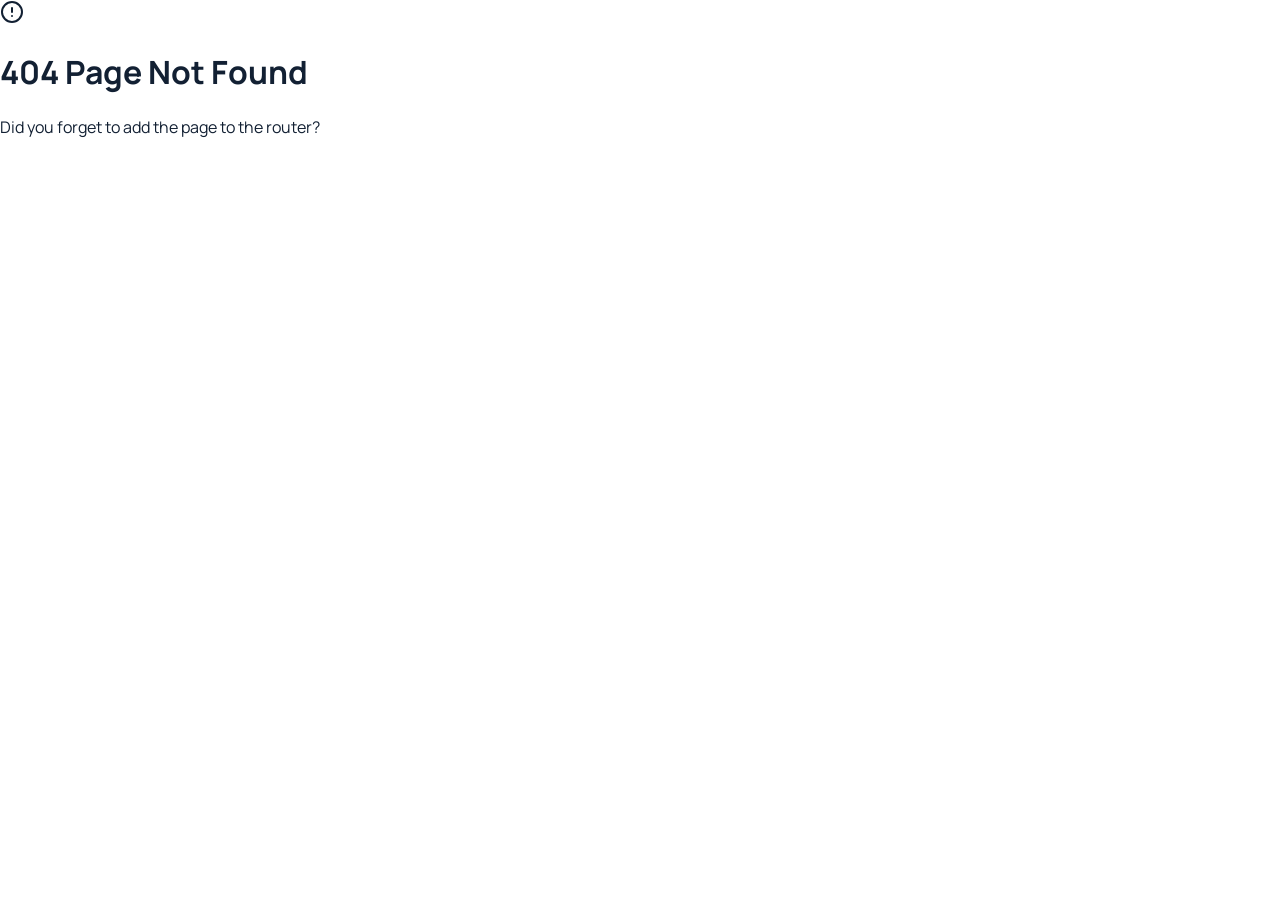
<file: index.html>
<!doctype html>
<html lang="en">
  <head>
    <meta charset="UTF-8" />
    <meta name="viewport" content="width=device-width, initial-scale=1.0" />
    <meta name="theme-color" content="#0b2240" />
    <title>MHRC | EMS Operational Readiness</title>
    <meta
      name="description"
      content="MHRC gives EMS leaders an accountable view of unit readiness: rig checks, deficiencies, fleet obligations, inventory signals, and the next action before the next call."
    />
    <meta
      name="keywords"
      content="EMS operational readiness, ambulance readiness, EMS rig check software, ambulance compliance documentation, EMS deficiency tracking, EMS fleet readiness, digital rig checks"
    />
    <meta property="og:title" content="MHRC — Know If Every Ambulance Is Ready. Right Now." />
    <meta
      property="og:description"
      content="An EMS operational-readiness platform that connects field checks, deficiency accountability, fleet obligations, inventory signals, and command visibility."
    />
    <meta property="og:type" content="website" />
    <meta property="og:image" content="/opengraph.jpg" />
    <meta name="twitter:card" content="summary_large_image" />
    <meta name="twitter:title" content="MHRC | EMS Operational Readiness" />
    <meta
      name="twitter:description"
      content="Know what is ready, what is not, and what needs action before the next call."
    />
    <link rel="canonical" href="https://mhrcems.com/" />
    <link rel="icon" type="image/png" href="/favicon.png" />
    <link rel="apple-touch-icon" href="/favicon.png" />
    <script type="module" crossorigin src="/assets/index-CuyJBnhV.js"></script>
    <link rel="stylesheet" crossorigin href="/assets/index-D9jMiQwG.css">
  </head>
  <body>
    <div id="root"></div>
  </body>
</html>
</file>
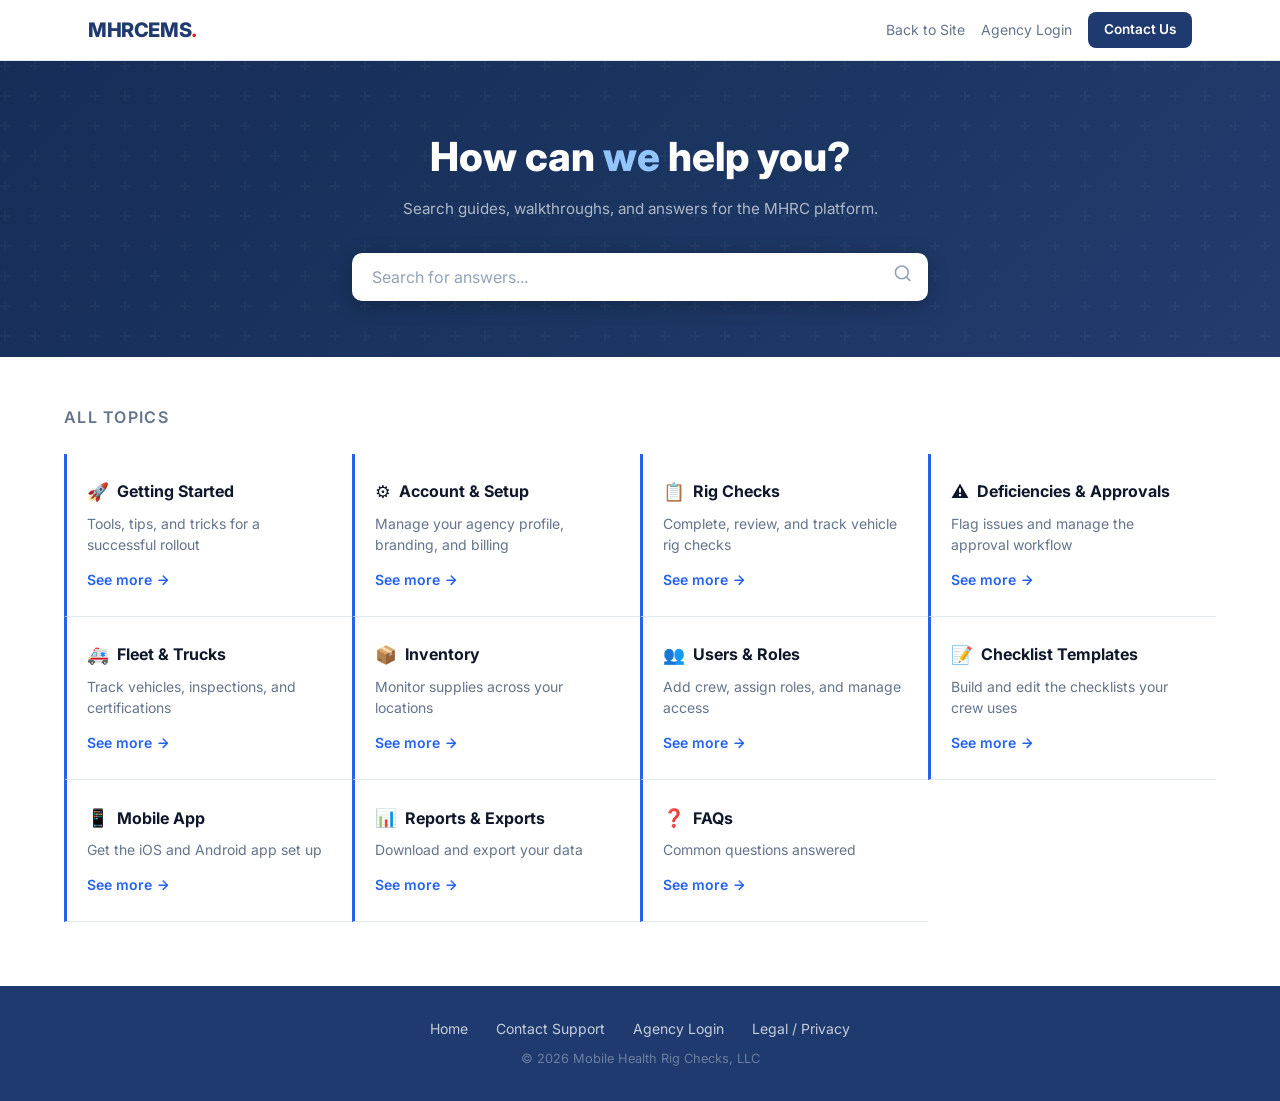
<file: help.html>
<!DOCTYPE html>
<html lang="en">
<head>
  <meta charset="UTF-8" />
  <meta name="viewport" content="width=device-width, initial-scale=1.0" />
  <title>MHRC Help Center — EMS Rig Check Platform</title>
  <meta name="description" content="Find answers, guides, and walkthroughs for the MHRC platform. Built for EMS agencies." />
  <link rel="preconnect" href="https://fonts.googleapis.com" />
  <link rel="preconnect" href="https://fonts.gstatic.com" crossorigin />
  <link href="https://fonts.googleapis.com/css2?family=Inter:wght@400;500;600;700;800&display=swap" rel="stylesheet" />
  <style>
    *, *::before, *::after { box-sizing: border-box; margin: 0; padding: 0; }
    :root {
      --navy:    #1e3a6e;
      --navy-dk: #162d58;
      --blue:    #2563eb;
      --blue-lt: #eff6ff;
      --red:     #dc2626;
      --green:   #16a34a;
      --green-lt:#f0fdf4;
      --white:   #ffffff;
      --gray-50: #f8fafc;
      --gray-100:#f1f5f9;
      --gray-200:#e2e8f0;
      --gray-300:#cbd5e1;
      --gray-400:#94a3b8;
      --gray-500:#64748b;
      --gray-700:#334155;
      --gray-900:#0f172a;
      --radius:  8px;
    }
    html { scroll-behavior: smooth; }
    body { font-family: 'Inter', system-ui, sans-serif; color: var(--gray-900); background: var(--white); line-height: 1.6; -webkit-font-smoothing: antialiased; }

    /* NAV */
    .topbar { background: var(--white); border-bottom: 1px solid var(--gray-200); }
    .topbar-inner { max-width: 72rem; margin: 0 auto; padding: 0 1.5rem; height: 3.75rem; display: flex; align-items: center; justify-content: space-between; }
    .brand { font-size: 1.25rem; font-weight: 800; color: var(--navy); text-decoration: none; letter-spacing: -.02em; }
    .brand span { color: var(--red); }
    .topbar-links { display: flex; align-items: center; gap: 1rem; }
    .topbar-links a { font-size: .875rem; color: var(--gray-500); text-decoration: none; transition: color .15s; }
    .topbar-links a:hover { color: var(--navy); }
    .btn-contact { background: var(--navy); color: white !important; padding: .45rem 1rem; border-radius: var(--radius); font-weight: 600; font-size: .85rem !important; }
    .btn-contact:hover { background: var(--navy-dk); opacity: 1; }

    /* HERO */
    .hero {
      background: linear-gradient(135deg, var(--navy-dk) 0%, #1a3560 50%, #243b6e 100%);
      padding: 4rem 1.5rem 3.5rem; text-align: center; position: relative; overflow: hidden;
    }
    .hero::before {
      content: ''; position: absolute; inset: 0;
      background: url("data:image/svg+xml,%3Csvg width='60' height='60' viewBox='0 0 60 60' xmlns='http://www.w3.org/2000/svg'%3E%3Cg fill='none' fill-rule='evenodd'%3E%3Cg fill='%23ffffff' fill-opacity='0.03'%3E%3Cpath d='M36 34v-4h-2v4h-4v2h4v4h2v-4h4v-2h-4zm0-30V0h-2v4h-4v2h4v4h2V6h4V4h-4zM6 34v-4H4v4H0v2h4v4h2v-4h4v-2H6zM6 4V0H4v4H0v2h4v4h2V6h4V4H6z'/%3E%3C/g%3E%3C/g%3E%3C/svg%3E");
    }
    .hero h1 { font-size: clamp(1.75rem, 4vw, 2.5rem); font-weight: 800; color: white; margin-bottom: .5rem; position: relative; }
    .hero h1 em { font-style: normal; color: #93c5fd; }
    .hero-sub { color: rgba(255,255,255,.65); margin-bottom: 2rem; font-size: .95rem; position: relative; }
    .search-wrap { max-width: 36rem; margin: 0 auto; position: relative; z-index: 1; }
    .search-input {
      width: 100%; padding: .85rem 3rem .85rem 1.25rem; border-radius: 10px;
      border: none; font-size: 1rem; font-family: inherit; outline: none;
      box-shadow: 0 4px 20px rgba(0,0,0,.25); color: var(--gray-900);
    }
    .search-input::placeholder { color: var(--gray-400); }
    .search-icon { position: absolute; right: 1rem; top: 50%; transform: translateY(-50%); color: var(--gray-400); pointer-events: none; }
    .search-icon svg { width: 1.2rem; height: 1.2rem; fill: none; stroke: currentColor; stroke-width: 2; stroke-linecap: round; stroke-linejoin: round; }

    /* BREADCRUMB */
    .breadcrumb { background: var(--gray-50); border-bottom: 1px solid var(--gray-200); padding: .75rem 1.5rem; font-size: .85rem; color: var(--gray-500); }
    .breadcrumb-inner { max-width: 72rem; margin: 0 auto; display: flex; align-items: center; gap: .4rem; flex-wrap: wrap; }
    .breadcrumb a { color: var(--blue); text-decoration: none; }
    .breadcrumb a:hover { text-decoration: underline; }
    .breadcrumb .sep { color: var(--gray-300); }

    /* HUB */
    .hub { padding: 3rem 1.5rem 4rem; }
    .hub-inner { max-width: 72rem; margin: 0 auto; }
    .hub-inner h2 { font-size: 1rem; font-weight: 600; color: var(--gray-500); text-transform: uppercase; letter-spacing: .08em; margin-bottom: 1.5rem; }
    .cat-grid { display: grid; grid-template-columns: repeat(auto-fill, minmax(280px, 1fr)); gap: 0; }
    .cat-card {
      border-left: 3px solid var(--blue); border-bottom: 1px solid var(--gray-200);
      padding: 1.5rem 1.5rem 1.5rem 1.25rem; cursor: pointer; transition: background .15s;
    }
    .cat-card:hover { background: var(--gray-50); }
    .cat-card-title { font-weight: 700; font-size: 1rem; color: var(--gray-900); margin-bottom: .4rem; display: flex; align-items: center; gap: .5rem; }
    .cat-card-icon { font-size: 1.1rem; }
    .cat-card-desc { font-size: .875rem; color: var(--gray-500); margin-bottom: .75rem; line-height: 1.5; }
    .cat-card-link { font-size: .875rem; font-weight: 600; color: var(--blue); display: inline-flex; align-items: center; gap: .25rem; }
    .cat-card-link svg { width: .9rem; height: .9rem; fill: none; stroke: currentColor; stroke-width: 2.5; stroke-linecap: round; stroke-linejoin: round; }

    /* LAYOUT: CATEGORY/ARTICLE */
    .layout { display: grid; grid-template-columns: 240px 1fr; max-width: 72rem; margin: 0 auto; padding: 2.5rem 1.5rem 4rem; gap: 2.5rem; }
    @media (max-width: 700px) { .layout { grid-template-columns: 1fr; } .sidebar { display: none; } }

    /* SIDEBAR */
    .sidebar { flex-shrink: 0; }
    .sidebar-title { font-size: .75rem; font-weight: 700; text-transform: uppercase; letter-spacing: .08em; color: var(--gray-400); margin-bottom: .75rem; padding: 0 .5rem; }
    .sidebar-item {
      display: flex; align-items: center; justify-content: space-between;
      padding: .55rem .75rem; border-radius: 6px; cursor: pointer;
      font-size: .9rem; color: var(--gray-700); transition: background .12s, color .12s;
    }
    .sidebar-item:hover { background: var(--gray-100); color: var(--navy); }
    .sidebar-item.active { background: var(--blue-lt); color: var(--blue); font-weight: 600; }
    .sidebar-item svg { width: .8rem; height: .8rem; fill: none; stroke: currentColor; stroke-width: 2.5; stroke-linecap: round; stroke-linejoin: round; opacity: .5; }

    /* CATEGORY VIEW */
    .cat-view h1 { font-size: 1.6rem; font-weight: 800; margin-bottom: .35rem; }
    .cat-view .cat-desc { color: var(--gray-500); font-size: .95rem; margin-bottom: 2rem; padding-bottom: 1.5rem; border-bottom: 1px solid var(--gray-200); }
    .article-list { list-style: none; }
    .article-list li { border-bottom: 1px solid var(--gray-100); }
    .article-list li a {
      display: flex; align-items: center; justify-content: space-between;
      padding: .9rem .25rem; text-decoration: none; color: var(--gray-800);
      font-size: .95rem; transition: color .12s;
    }
    .article-list li a:hover { color: var(--blue); }
    .article-list li a svg { width: .9rem; height: .9rem; fill: none; stroke: currentColor; stroke-width: 2.5; stroke-linecap: round; stroke-linejoin: round; flex-shrink: 0; color: var(--gray-300); }
    .article-list li a:hover svg { color: var(--blue); }

    /* ARTICLE VIEW */
    .article-view { max-width: 680px; }
    .article-view h1 { font-size: 1.5rem; font-weight: 800; margin-bottom: .5rem; line-height: 1.2; }
    .article-meta { font-size: .8rem; color: var(--gray-400); margin-bottom: 2rem; padding-bottom: 1.5rem; border-bottom: 1px solid var(--gray-200); }
    .article-body h2 { font-size: 1.1rem; font-weight: 700; margin: 1.75rem 0 .5rem; color: var(--gray-900); }
    .article-body h3 { font-size: .975rem; font-weight: 700; margin: 1.25rem 0 .4rem; color: var(--gray-800); }
    .article-body p { font-size: .95rem; color: var(--gray-600); margin-bottom: .85rem; line-height: 1.7; }
    .article-body ul, .article-body ol { padding-left: 1.5rem; margin-bottom: .85rem; }
    .article-body li { font-size: .95rem; color: var(--gray-600); margin-bottom: .3rem; line-height: 1.6; }
    .article-body .tip {
      background: var(--blue-lt); border-left: 3px solid var(--blue);
      border-radius: 0 6px 6px 0; padding: .75rem 1rem; margin: 1rem 0;
      font-size: .9rem; color: var(--gray-700);
    }
    .article-body .tip strong { color: var(--blue); }
    .article-body .warn { background: #fefce8; border-left: 3px solid #ca8a04; border-radius: 0 6px 6px 0; padding: .75rem 1rem; margin: 1rem 0; font-size: .9rem; color: var(--gray-700); }
    .article-body .warn strong { color: #92400e; }
    .article-body code { background: var(--gray-100); padding: .1rem .4rem; border-radius: 4px; font-family: monospace; font-size: .85rem; }
    .article-nav { display: flex; justify-content: space-between; margin-top: 3rem; padding-top: 1.5rem; border-top: 1px solid var(--gray-200); gap: 1rem; }
    .article-nav a { display: flex; align-items: center; gap: .4rem; font-size: .875rem; font-weight: 600; color: var(--blue); text-decoration: none; }
    .article-nav a:hover { text-decoration: underline; }
    .article-nav svg { width: .85rem; height: .85rem; fill: none; stroke: currentColor; stroke-width: 2.5; stroke-linecap: round; stroke-linejoin: round; }
    .article-nav .next { margin-left: auto; text-align: right; }

    /* SEARCH RESULTS */
    .search-results { padding: 2rem 1.5rem 4rem; max-width: 72rem; margin: 0 auto; }
    .search-results h2 { font-size: 1.1rem; font-weight: 700; margin-bottom: 1.5rem; }
    .search-result-item { border-bottom: 1px solid var(--gray-100); padding: 1rem 0; cursor: pointer; }
    .search-result-item h3 { font-size: .975rem; font-weight: 600; color: var(--blue); margin-bottom: .25rem; }
    .search-result-item p { font-size: .875rem; color: var(--gray-500); }
    .search-result-item:hover h3 { text-decoration: underline; }
    .no-results { color: var(--gray-500); font-size: .95rem; text-align: center; padding: 3rem 0; }

    /* FOOTER */
    .help-footer { background: var(--navy); color: rgba(255,255,255,.65); padding: 2rem 1.5rem; text-align: center; font-size: .875rem; }
    .help-footer a { color: rgba(255,255,255,.75); text-decoration: none; margin: 0 .75rem; }
    .help-footer a:hover { color: white; }
    .help-footer p { margin-top: .5rem; font-size: .8rem; color: rgba(255,255,255,.35); }

    .hidden { display: none !important; }
  </style>
</head>
<body>

<!-- TOP BAR -->
<header class="topbar">
  <div class="topbar-inner">
    <a href="/" class="brand">MHRCEMS<span>.</span></a>
    <div class="topbar-links">
      <a href="/">Back to Site</a>
      <a href="https://mobilehealthrc.com" target="_blank">Agency Login</a>
      <a href="mailto:onboarding@mhrcems.com" class="btn-contact">Contact Us</a>
    </div>
  </div>
</header>

<!-- HERO -->
<div class="hero">
  <h1>How can <em>we</em> help you?</h1>
  <p class="hero-sub">Search guides, walkthroughs, and answers for the MHRC platform.</p>
  <div class="search-wrap">
    <input type="text" class="search-input" id="search-input" placeholder="Search for answers..." oninput="handleSearch(this.value)" />
    <span class="search-icon">
      <svg viewBox="0 0 24 24"><circle cx="11" cy="11" r="8"/><line x1="21" y1="21" x2="16.65" y2="16.65"/></svg>
    </span>
  </div>
</div>

<!-- BREADCRUMB -->
<div class="breadcrumb" id="breadcrumb" style="display:none">
  <div class="breadcrumb-inner" id="breadcrumb-inner"></div>
</div>

<!-- MAIN CONTENT AREA -->
<div id="app"></div>

<!-- FOOTER -->
<footer class="help-footer">
  <div>
    <a href="index.html">Home</a>
    <a href="mailto:onboarding@mhrcems.com">Contact Support</a>
    <a href="https://mobilehealthrc.com" target="_blank">Agency Login</a>
    <a href="https://mobilehealthrc.com/legal" target="_blank">Legal / Privacy</a>
  </div>
  <p>© <span id="yr"></span> Mobile Health Rig Checks, LLC</p>
</footer>

<script>
document.getElementById('yr').textContent = new Date().getFullYear();

// ── DATA ────────────────────────────────────────────────────────
const CATEGORIES = [
  {
    id: 'getting-started',
    name: 'Getting Started',
    icon: '🚀',
    desc: 'Tools, tips, and tricks for a successful rollout',
    articles: [
      {
        id: 'what-is-mhrc',
        title: 'What is MHRC?',
        body: `
<p>MHRC (Mobile Health Rig Checks) is a cloud-based EMS rig check platform designed to replace paper binders with a fast, reliable digital system. Every rig check, deficiency, fleet record, and inventory count is stored securely in the cloud and accessible from any smartphone or web browser.</p>
<h2>Who uses MHRC?</h2>
<p>MHRC is built for three roles:</p>
<ul>
  <li><strong>EMTs</strong> — complete rig checks, flag deficiencies, and review their personal history</li>
  <li><strong>Chiefs</strong> — monitor the dashboard, approve deficiencies, manage the fleet, and track inventory</li>
  <li><strong>Admins</strong> — manage users, configure agency settings, and export compliance data</li>
</ul>
<h2>What platforms does MHRC run on?</h2>
<p>MHRC has two surfaces that share the same live data:</p>
<ul>
  <li><strong>Mobile App</strong> — native iOS and Android app for field crews. Available on the App Store and Google Play.</li>
  <li><strong>Web Portal</strong> — full operations dashboard at <a href="https://mobilehealthrc.com" target="_blank">mobilehealthrc.com</a>. Works in any browser — no installation required.</li>
</ul>
<div class="tip"><strong>Tip:</strong> Chiefs and admins most commonly use the web portal. EMTs typically prefer the mobile app for in-vehicle check completion.</div>
<h2>Why agencies switch to MHRC</h2>
<ul>
  <li>Nothing falls through the cracks — digital checklists guide every section</li>
  <li>Real-time deficiency alerts mean issues are caught immediately, not during the next audit</li>
  <li>Fleet registrations and certifications are tracked and flagged before they expire</li>
  <li>Every rig check creates an automatic audit trail for liability protection</li>
  <li>Onboarding takes less than one business day — no hardware, no IT department needed</li>
</ul>
        `
      },
      {
        id: 'onboarding-your-agency',
        title: 'Onboarding your agency',
        body: `
<p>Getting your agency live on MHRC takes less than one business day. Here's the typical sequence:</p>
<h2>Step 1 — Request access</h2>
<p>Fill out the demo request form at <a href="index.html">mhrcems.com</a> or email <a href="mailto:onboarding@mhrcems.com">onboarding@mhrcems.com</a>. Our team will provision your agency account and send an Admin invite link.</p>
<h2>Step 2 — Configure your agency</h2>
<p>Log in to the web portal and complete the agency profile: upload your logo, set your brand color, and review your checklist template. See <em>Account &amp; Setup → Setting up your agency profile</em> for details.</p>
<h2>Step 3 — Add your trucks</h2>
<p>Navigate to <strong>Fleet</strong> and add each unit. Include the unit number, type, year, and any upcoming inspection or registration due dates.</p>
<h2>Step 4 — Invite your crew</h2>
<p>Go to <strong>Users</strong> and add each crew member. Assign them a role (EMT, Chief, or Admin) and they'll receive an email invitation to set up their password.</p>
<h2>Step 5 — Go live</h2>
<p>Have your crew download the mobile app (or log in via browser) and complete their first rig check. The chief dashboard will update in real time.</p>
<div class="tip"><strong>Tip:</strong> Do a test rig check on your first shift before the whole crew onboards. This helps you spot any template customizations you want before going live agency-wide.</div>
        `
      },
      {
        id: 'inviting-users',
        title: 'Inviting your first users',
        body: `
<p>Adding users is done from the web portal by any Chief or Admin.</p>
<h2>How to add a user</h2>
<ol>
  <li>Log in at <a href="https://mobilehealthrc.com" target="_blank">mobilehealthrc.com</a></li>
  <li>Click <strong>Users</strong> in the left navigation</li>
  <li>Click <strong>Add User</strong></li>
  <li>Enter their name, email address, and select a role</li>
  <li>Click <strong>Send Invite</strong></li>
</ol>
<p>The user will receive an email with a link to set their password. The link expires after 24 hours — if it expires, you can resend it from the Users page.</p>
<h2>Roles explained</h2>
<ul>
  <li><strong>EMT</strong> — can complete rig checks, flag deficiencies, and view their own history</li>
  <li><strong>Chief</strong> — everything EMTs can do, plus dashboard, deficiency approvals, fleet, and inventory management</li>
  <li><strong>Admin</strong> — everything Chiefs can do, plus user management, agency branding, and billing</li>
</ul>
<div class="tip"><strong>Tip:</strong> Most agencies have 1–2 Admins and 2–4 Chiefs. The rest of the crew are EMTs.</div>
        `
      },
      {
        id: 'downloading-the-app',
        title: 'Downloading the mobile app',
        body: `
<p>The MHRC mobile app is available for both iOS and Android.</p>
<h2>iOS (iPhone / iPad)</h2>
<ol>
  <li>Open the <strong>App Store</strong></li>
  <li>Search for <strong>"MHRC Rig Check"</strong></li>
  <li>Tap <strong>Get</strong> to install</li>
</ol>
<h2>Android</h2>
<ol>
  <li>Open the <strong>Google Play Store</strong></li>
  <li>Search for <strong>"MHRC Rig Check"</strong></li>
  <li>Tap <strong>Install</strong></li>
</ol>
<h2>After installing</h2>
<p>Open the app and tap <strong>Log In</strong>. Enter the email address your Admin used to invite you, and the password you set when you accepted the invite. If you haven't received an invite yet, ask your Admin to send one.</p>
<div class="tip"><strong>Tip:</strong> After logging in, enable Face ID or Touch ID for faster access. You'll never have to type your password on-shift again.</div>
        `
      },
      {
        id: 'first-login',
        title: 'Logging in for the first time',
        body: `
<p>Whether you're using the mobile app or the web portal, the login process is the same.</p>
<h2>Web portal</h2>
<ol>
  <li>Go to <a href="https://mobilehealthrc.com" target="_blank">mobilehealthrc.com</a></li>
  <li>Enter your email and password</li>
  <li>Click <strong>Log In</strong></li>
</ol>
<h2>Mobile app</h2>
<ol>
  <li>Open the MHRC app</li>
  <li>Enter your email and password</li>
  <li>Tap <strong>Log In</strong></li>
  <li>When prompted, enable Face ID or Touch ID for future logins</li>
</ol>
<h2>Forgot your password?</h2>
<p>Click <strong>Forgot Password</strong> on the login screen. Enter your email and we'll send a reset link. The link is valid for 1 hour.</p>
<div class="warn"><strong>Note:</strong> If you don't receive the reset email, check your spam folder. If you still don't see it, contact your agency Admin — they can trigger a resend from the Users page.</div>
        `
      }
    ]
  },
  {
    id: 'account-setup',
    name: 'Account & Setup',
    icon: '⚙️',
    desc: 'Manage your agency profile, branding, and billing',
    articles: [
      {
        id: 'agency-profile',
        title: 'Setting up your agency profile',
        body: `
<p>Your agency profile controls how MHRC appears across the platform — name, logo, and brand color. Only Admins can edit the agency profile.</p>
<h2>How to access Agency Settings</h2>
<ol>
  <li>Log in at <a href="https://mobilehealthrc.com" target="_blank">mobilehealthrc.com</a></li>
  <li>Click your name or the settings gear in the left navigation</li>
  <li>Select <strong>Agency Settings</strong></li>
</ol>
<h2>Fields you can configure</h2>
<ul>
  <li><strong>Agency Name</strong> — displayed across the platform and in email notifications</li>
  <li><strong>Agency Slug</strong> — a short URL identifier for your agency (set at onboarding, contact support to change)</li>
  <li><strong>Logo</strong> — JPG or PNG, recommended 200×200px minimum</li>
  <li><strong>Brand Color</strong> — hex color used for your dashboard accent</li>
</ul>
<div class="tip"><strong>Tip:</strong> Your brand color appears in the top nav bar on the web portal. Use your department's primary color to make the platform feel familiar to your crew.</div>
        `
      },
      {
        id: 'logo-branding',
        title: 'Adding your logo and brand color',
        body: `
<p>Custom branding is available on the Pro and Enterprise plans. Free plan agencies use the default MHRC branding.</p>
<h2>Adding your logo</h2>
<ol>
  <li>Go to <strong>Agency Settings</strong></li>
  <li>Click <strong>Upload Logo</strong></li>
  <li>Select a JPG or PNG file (max 5 MB)</li>
  <li>Click <strong>Save</strong></li>
</ol>
<p>Your logo will appear in the top navigation bar across the web portal for all users in your agency.</p>
<h2>Setting your brand color</h2>
<ol>
  <li>In <strong>Agency Settings</strong>, find the <strong>Brand Color</strong> field</li>
  <li>Enter a hex color code (e.g., <code>#1e3a6e</code>) or use the color picker</li>
  <li>Click <strong>Save</strong></li>
</ol>
<div class="warn"><strong>Note:</strong> Branding is a Pro and Enterprise feature. If you're on the Free plan, upgrade in the Billing section to unlock custom branding.</div>
        `
      },
      {
        id: 'subscription-plan',
        title: 'Managing your subscription plan',
        body: `
<p>MHRC offers three plans to match the size and needs of your agency.</p>
<h2>Plan comparison</h2>
<ul>
  <li><strong>Free</strong> — unlimited rig checks, mobile + web access, up to 3 trucks</li>
  <li><strong>Pro</strong> — everything in Free, plus unlimited trucks, inventory management, CSV exports, and custom branding</li>
  <li><strong>Enterprise</strong> — everything in Pro, plus priority support and multi-agency management</li>
</ul>
<h2>Viewing your current plan</h2>
<ol>
  <li>Go to <strong>Agency Settings → Billing</strong></li>
  <li>Your current plan and renewal date are shown at the top</li>
</ol>
<h2>Upgrading or changing your plan</h2>
<p>Click <strong>Upgrade Plan</strong> in the Billing section. You'll be redirected to a secure Stripe checkout page. After payment, your plan upgrades immediately.</p>
<h2>Cancelling your plan</h2>
<p>Click <strong>Manage Subscription</strong> in the Billing section. This opens the Stripe customer portal where you can cancel or modify your subscription. Your access continues until the end of the current billing period.</p>
        `
      },
      {
        id: 'contacting-support',
        title: 'How to contact support',
        body: `
<p>Our team is available to help with setup, billing questions, and any technical issues.</p>
<h2>Email support</h2>
<p>Email us at <a href="mailto:onboarding@mhrcems.com">onboarding@mhrcems.com</a>. We respond within one business day (typically much faster).</p>
<h2>Demo or onboarding call</h2>
<p>If you're evaluating MHRC or have a complex setup, request a demo through the <a href="index.html#demo">demo form</a> and our team will schedule a call to walk through your agency's specific needs.</p>
<h2>Emergency support (Enterprise)</h2>
<p>Enterprise customers receive priority support with a faster response SLA. Contact us through the same email and reference your agency name.</p>
        `
      }
    ]
  },
  {
    id: 'rig-checks',
    name: 'Rig Checks',
    icon: '📋',
    desc: 'Complete, review, and track vehicle rig checks',
    articles: [
      {
        id: 'how-rig-checks-work',
        title: 'How rig checks work',
        body: `
<p>A rig check is a structured inspection of a vehicle and its equipment before a shift. In MHRC, rig checks are based on a template your agency sets up — sections and items that every crew member works through in order.</p>
<h2>The rig check flow</h2>
<ol>
  <li>The EMT selects a truck and starts a rig check</li>
  <li>They work through each section (e.g., Airway, Cardiac, Vehicle Exterior)</li>
  <li>Each item is marked as <strong>OK</strong>, or flagged as a <strong>Deficiency</strong></li>
  <li>The EMT submits the check when complete</li>
  <li>The check appears on the Chief's dashboard with a timestamp and status</li>
</ol>
<h2>What gets recorded</h2>
<ul>
  <li>Which EMT completed the check and when</li>
  <li>Which truck was checked</li>
  <li>All items marked OK</li>
  <li>Any deficiencies, with notes</li>
  <li>Total completion time</li>
</ul>
<div class="tip"><strong>Tip:</strong> All rig checks are permanent records. Chiefs and Admins can review any historical check at any time — even after the shift ends.</div>
        `
      },
      {
        id: 'completing-a-rig-check',
        title: 'Completing a rig check (EMT guide)',
        body: `
<p>This guide walks through completing a rig check on the mobile app. The web portal process is identical.</p>
<h2>Starting a check</h2>
<ol>
  <li>Open the MHRC app and log in</li>
  <li>Tap <strong>Start Rig Check</strong> on the home screen</li>
  <li>Select your truck from the list</li>
  <li>Tap <strong>Begin Check</strong></li>
</ol>
<h2>Working through sections</h2>
<p>Each section contains a list of items. For each item:</p>
<ul>
  <li>Tap the <strong>checkmark</strong> if everything is OK</li>
  <li>Tap <strong>Flag Deficiency</strong> if there's an issue — add a note describing what's wrong</li>
</ul>
<p>Swipe or tap <strong>Next Section</strong> when all items in a section are addressed.</p>
<h2>Submitting the check</h2>
<p>When you reach the final section, tap <strong>Submit Rig Check</strong>. You'll see a confirmation screen with a summary. The check is immediately visible on the chief's dashboard.</p>
<div class="tip"><strong>Tip:</strong> You can flag a deficiency and still submit the check. The deficiency will be routed to your Chief for review and resolution.</div>
        `
      },
      {
        id: 'saving-progress',
        title: 'Saving progress mid-shift',
        body: `
<p>MHRC automatically saves your progress as you go. You never lose your work if you get interrupted mid-check.</p>
<h2>How auto-save works</h2>
<p>Every item you mark is saved immediately to the server. If you close the app, lose signal, or switch tasks, your progress is preserved.</p>
<h2>Resuming a check</h2>
<ol>
  <li>Open the app and tap <strong>Start Rig Check</strong></li>
  <li>If you have an in-progress check, you'll see a banner: <strong>"Resume your check for [Truck]"</strong></li>
  <li>Tap <strong>Resume</strong> to continue where you left off</li>
</ol>
<div class="warn"><strong>Note:</strong> Only one in-progress check per user per truck at a time. If you start a new check for the same truck, your previous progress will be discarded.</div>
        `
      },
      {
        id: 'rig-check-history',
        title: 'Viewing your rig check history',
        body: `
<p>Every completed rig check is stored permanently and can be reviewed at any time.</p>
<h2>For EMTs — your personal history</h2>
<ol>
  <li>In the app or web portal, tap <strong>My History</strong></li>
  <li>You'll see all rig checks you've completed, sorted newest first</li>
  <li>Tap any check to see the full detail — every section, every item, and any deficiencies you flagged</li>
</ol>
<h2>For Chiefs — full agency history</h2>
<ol>
  <li>Open the <strong>Dashboard</strong> in the web portal</li>
  <li>Click <strong>Rig Checks</strong> in the left navigation</li>
  <li>Filter by date, truck, or crew member</li>
  <li>Click any check to view the complete record</li>
</ol>
<h2>Exporting history</h2>
<p>Chiefs and Admins on the Pro or Enterprise plan can export rig check history as a CSV. See <em>Reports &amp; Exports</em> for details.</p>
        `
      }
    ]
  },
  {
    id: 'deficiencies',
    name: 'Deficiencies & Approvals',
    icon: '⚠️',
    desc: 'Flag issues and manage the approval workflow',
    articles: [
      {
        id: 'what-is-a-deficiency',
        title: 'What is a deficiency?',
        body: `
<p>A deficiency is any item on a rig check that isn't in acceptable condition. When an EMT flags a deficiency, it kicks off a resolution workflow so the issue is tracked from discovery to fix.</p>
<h2>Examples of deficiencies</h2>
<ul>
  <li>Missing medication or supply</li>
  <li>Equipment that's damaged, expired, or not functioning</li>
  <li>Vehicle issue (warning light, low fluid, damaged exterior)</li>
  <li>Any item that would fail a compliance inspection</li>
</ul>
<h2>Why deficiencies matter</h2>
<p>In a paper-based system, deficiencies often get missed, forgotten, or undocumented. MHRC's deficiency workflow ensures every flagged issue reaches the right person and gets resolved — with a complete audit trail for liability protection.</p>
        `
      },
      {
        id: 'how-to-flag-deficiency',
        title: 'How to flag a deficiency',
        body: `
<p>Deficiencies are flagged during a rig check, item by item.</p>
<h2>During a rig check</h2>
<ol>
  <li>When you reach an item with an issue, tap <strong>Flag Deficiency</strong> instead of the checkmark</li>
  <li>Add a note describing the issue (e.g., "Laryngoscope blade cracked, needs replacement")</li>
  <li>Tap <strong>Save &amp; Continue</strong></li>
</ol>
<p>You can flag multiple deficiencies in a single rig check. Continue through the remaining sections and submit when done.</p>
<h2>After submission</h2>
<p>The Chief receives an immediate push notification and email alert. The deficiency appears in their dashboard under <strong>Pending Deficiencies</strong>.</p>
<div class="tip"><strong>Tip:</strong> Be as specific as possible in your deficiency notes. "Broken" is less useful than "O2 regulator gauge reads 0 — tank may be empty or valve stuck."</div>
        `
      },
      {
        id: 'approving-deficiencies',
        title: 'How chiefs review and approve deficiencies',
        body: `
<p>Chiefs and Admins manage deficiencies from the web portal or mobile app.</p>
<h2>Viewing pending deficiencies</h2>
<ol>
  <li>Open the <strong>Dashboard</strong></li>
  <li>Click <strong>Deficiencies</strong> in the left navigation</li>
  <li>You'll see all open deficiencies with the truck, item, EMT who flagged it, and their note</li>
</ol>
<h2>Approving / resolving a deficiency</h2>
<ol>
  <li>Click the deficiency to open it</li>
  <li>Review the details and the EMT's note</li>
  <li>Add a resolution note (e.g., "Replaced laryngoscope blade — stock from Station 2 supply room")</li>
  <li>Click <strong>Mark Resolved</strong></li>
</ol>
<p>The EMT who flagged the deficiency receives a notification that it has been resolved.</p>
<h2>Rejecting a deficiency</h2>
<p>If a deficiency was flagged in error, click <strong>Reject</strong> and add a note explaining why. The EMT will be notified.</p>
        `
      },
      {
        id: 'deficiency-notifications',
        title: 'Deficiency notifications and alerts',
        body: `
<p>MHRC sends notifications at every stage of the deficiency workflow so nothing is missed.</p>
<h2>Who gets notified and when</h2>
<ul>
  <li><strong>Chiefs</strong> — immediately when any crew member flags a deficiency. Push notification (mobile) and email.</li>
  <li><strong>EMT</strong> — when their deficiency is resolved or rejected by a Chief. Push notification and email.</li>
</ul>
<h2>Notification settings</h2>
<p>Users can manage their notification preferences in their profile settings. Email notifications cannot be disabled for deficiency alerts — this is by design to ensure compliance.</p>
<div class="tip"><strong>Tip:</strong> Chiefs can also see a real-time count of open deficiencies in the dashboard header at all times, even without enabling push notifications.</div>
        `
      }
    ]
  },
  {
    id: 'fleet',
    name: 'Fleet & Trucks',
    icon: '🚑',
    desc: 'Track vehicles, inspections, and certifications',
    articles: [
      {
        id: 'adding-a-truck',
        title: 'Adding a truck to your fleet',
        body: `
<p>Trucks (units) must be added before crew can run rig checks against them. Only Chiefs and Admins can add trucks.</p>
<h2>How to add a truck</h2>
<ol>
  <li>Log in to the web portal and click <strong>Fleet</strong> in the left navigation</li>
  <li>Click <strong>Add Truck</strong></li>
  <li>Fill in the unit details:
    <ul>
      <li><strong>Unit Number</strong> — e.g., "Medic 7" or "Unit 301"</li>
      <li><strong>Vehicle Type</strong> — ALS, BLS, fly car, etc.</li>
      <li><strong>Year / Make / Model</strong></li>
      <li><strong>VIN</strong> (optional)</li>
    </ul>
  </li>
  <li>Add due dates for registration, inspection, and insurance</li>
  <li>Click <strong>Save</strong></li>
</ol>
<div class="warn"><strong>Free plan note:</strong> The Free plan supports up to 3 active trucks. If you need more, upgrade to the Pro plan in Agency Settings → Billing.</div>
        `
      },
      {
        id: 'fleet-due-dates',
        title: 'Tracking inspection and registration due dates',
        body: `
<p>MHRC tracks due dates for each truck and sends alerts before they expire.</p>
<h2>What MHRC tracks</h2>
<ul>
  <li>Annual vehicle inspection</li>
  <li>Registration renewal</li>
  <li>Insurance expiration</li>
  <li>Custom due dates (for any other recurring requirement)</li>
</ul>
<h2>Setting up due dates</h2>
<p>Due dates can be set when adding a truck, or edited at any time from the truck's detail page. Click a truck in the Fleet list, then click <strong>Edit</strong>.</p>
<h2>When alerts fire</h2>
<p>Chiefs receive a dashboard alert and email notification <strong>30 days</strong> before any due date, and again at <strong>7 days</strong> and on the <strong>due date</strong> itself.</p>
<div class="tip"><strong>Tip:</strong> After renewing registration or passing inspection, update the due date in MHRC immediately so your records stay current.</div>
        `
      },
      {
        id: 'fleet-dashboard',
        title: 'Fleet dashboard overview',
        body: `
<p>The Fleet page gives chiefs a single-screen view of every vehicle in the agency.</p>
<h2>What you can see</h2>
<ul>
  <li>All active trucks with unit number, type, and status</li>
  <li>Last rig check date for each truck</li>
  <li>Upcoming due dates flagged in red (overdue) or amber (within 30 days)</li>
  <li>Any open deficiencies linked to the truck</li>
</ul>
<h2>Truck detail page</h2>
<p>Click any truck to see its full record: all rig checks ever run on it, every deficiency (resolved and open), and the full maintenance/certification history.</p>
        `
      }
    ]
  },
  {
    id: 'inventory',
    name: 'Inventory',
    icon: '📦',
    desc: 'Monitor supplies across your locations',
    articles: [
      {
        id: 'inventory-locations',
        title: 'Setting up inventory locations',
        body: `
<p>Inventory in MHRC is organized by location. A location can be a vehicle, a station supply room, or any storage area your agency uses.</p>
<h2>Adding a location</h2>
<ol>
  <li>Click <strong>Inventory</strong> in the left navigation</li>
  <li>Click <strong>Manage Locations</strong></li>
  <li>Click <strong>Add Location</strong></li>
  <li>Give it a name (e.g., "Medic 7", "Station 1 Supply", "Controlled Substance Cabinet")</li>
  <li>Click <strong>Save</strong></li>
</ol>
<p>Pro plan agencies can have up to 5 locations. Enterprise supports unlimited locations.</p>
<h2>Adding items to a location</h2>
<ol>
  <li>Open a location</li>
  <li>Click <strong>Add Item</strong></li>
  <li>Enter the item name, quantity, unit (e.g., "boxes", "mg", "each"), and set a minimum stock alert threshold</li>
  <li>Click <strong>Save</strong></li>
</ol>
        `
      },
      {
        id: 'monitoring-stock',
        title: 'Monitoring stock levels',
        body: `
<p>The Inventory dashboard shows a real-time snapshot of every location's stock.</p>
<h2>Stock status indicators</h2>
<ul>
  <li><strong>Green</strong> — stock is above the minimum threshold</li>
  <li><strong>Amber</strong> — stock is at or near the minimum threshold</li>
  <li><strong>Red</strong> — stock is below the minimum threshold</li>
</ul>
<h2>Updating quantities</h2>
<ol>
  <li>Open a location</li>
  <li>Find the item and click <strong>Edit</strong></li>
  <li>Update the quantity and click <strong>Save</strong></li>
</ol>
<p>Any Chief or Admin can update inventory counts at any time from the web portal or mobile app.</p>
        `
      },
      {
        id: 'inventory-transfers',
        title: 'Transferring inventory between locations',
        body: `
<p>When supplies move between vehicles or storage areas, record the transfer in MHRC to keep counts accurate.</p>
<h2>How to transfer inventory</h2>
<ol>
  <li>Go to <strong>Inventory</strong> and open the source location</li>
  <li>Click <strong>Transfer</strong> next to the item</li>
  <li>Select the destination location</li>
  <li>Enter the quantity to transfer</li>
  <li>Click <strong>Confirm Transfer</strong></li>
</ol>
<p>The quantity is deducted from the source and added to the destination automatically. The transfer is logged with a timestamp and the user who performed it.</p>
        `
      },
      {
        id: 'low-stock-alerts',
        title: 'Low-stock alerts',
        body: `
<p>MHRC monitors stock levels continuously and alerts Chiefs when anything drops below its minimum threshold.</p>
<h2>Setting a minimum threshold</h2>
<p>When adding or editing an item, set the <strong>Minimum Stock</strong> field. When the current quantity falls to or below this number, an alert fires.</p>
<h2>How alerts are delivered</h2>
<ul>
  <li><strong>Dashboard badge</strong> — a count of low-stock items appears on the Inventory icon in the left nav</li>
  <li><strong>Email notification</strong> — Chiefs receive an email listing all items currently below threshold (sent once per day if any items are low)</li>
</ul>
<div class="tip"><strong>Tip:</strong> Set minimum thresholds that give you enough lead time to reorder. For critical supplies, set the threshold at 2–3 shifts worth of usage.</div>
        `
      }
    ]
  },
  {
    id: 'users-roles',
    name: 'Users & Roles',
    icon: '👥',
    desc: 'Add crew, assign roles, and manage access',
    articles: [
      {
        id: 'roles-explained',
        title: 'User roles explained',
        body: `
<p>Every user in MHRC has one of three roles. Roles control what a user can see and do across the platform.</p>
<h2>EMT</h2>
<ul>
  <li>Complete rig checks</li>
  <li>Flag deficiencies during checks</li>
  <li>View their own rig check history</li>
  <li>Update their profile and notification preferences</li>
</ul>
<h2>Chief</h2>
<p>Everything an EMT can do, plus:</p>
<ul>
  <li>View the full agency dashboard</li>
  <li>Review and approve/reject deficiencies</li>
  <li>Manage the fleet (add, edit, view trucks)</li>
  <li>Manage inventory across all locations</li>
  <li>View all crew members' rig check history</li>
  <li>Edit checklist templates</li>
</ul>
<h2>Admin</h2>
<p>Everything a Chief can do, plus:</p>
<ul>
  <li>Add, edit, and deactivate users</li>
  <li>Manage agency profile and branding</li>
  <li>Manage billing and subscription</li>
  <li>Export data (CSV)</li>
</ul>
<div class="tip"><strong>Tip:</strong> Most agencies have 1–2 Admins and a handful of Chiefs. There's no limit on the number of users at any role level.</div>
        `
      },
      {
        id: 'adding-users',
        title: 'Adding a new user',
        body: `
<p>Only Chiefs and Admins can add users.</p>
<h2>How to add a user</h2>
<ol>
  <li>Click <strong>Users</strong> in the left navigation</li>
  <li>Click <strong>Add User</strong></li>
  <li>Enter the user's <strong>First Name</strong>, <strong>Last Name</strong>, and <strong>Email</strong></li>
  <li>Select their <strong>Role</strong> (EMT, Chief, or Admin)</li>
  <li>Click <strong>Send Invite</strong></li>
</ol>
<p>The user receives an email with a link to set their password. The link is valid for 24 hours. If it expires, resend the invite from the Users page.</p>
        `
      },
      {
        id: 'editing-deactivating-users',
        title: 'Editing or deactivating a user',
        body: `
<h2>Editing a user</h2>
<ol>
  <li>Click <strong>Users</strong> and find the user</li>
  <li>Click their name to open their profile</li>
  <li>Click <strong>Edit</strong></li>
  <li>Update their name, email, or role</li>
  <li>Click <strong>Save</strong></li>
</ol>
<h2>Deactivating a user</h2>
<p>When a crew member leaves, deactivate their account rather than deleting it. This preserves their historical rig check records.</p>
<ol>
  <li>Open the user's profile</li>
  <li>Click <strong>Deactivate Account</strong></li>
  <li>Confirm when prompted</li>
</ol>
<p>Deactivated users can no longer log in. Their completed rig checks remain in the system for audit purposes.</p>
<div class="warn"><strong>Note:</strong> Deactivation is reversible. You can reactivate a user from the Users page by filtering for "Inactive" users.</div>
        `
      },
      {
        id: 'password-reset',
        title: "Resetting a user's password",
        body: `
<h2>User-initiated reset</h2>
<p>Users can reset their own password from the login screen at any time by clicking <strong>Forgot Password</strong>.</p>
<h2>Admin-initiated reset</h2>
<p>If a user is locked out and can't access their email, an Admin can trigger a password reset from the Users page:</p>
<ol>
  <li>Click <strong>Users</strong> and find the user</li>
  <li>Click their name, then click <strong>Send Password Reset</strong></li>
  <li>The user will receive an email with a reset link (valid for 1 hour)</li>
</ol>
<div class="tip"><strong>Tip:</strong> If the user isn't receiving emails, verify their email address in their profile. Emails may also be filtered to spam — have them check there first.</div>
        `
      }
    ]
  },
  {
    id: 'templates',
    name: 'Checklist Templates',
    icon: '📝',
    desc: 'Build and edit the checklists your crew uses',
    articles: [
      {
        id: 'what-are-templates',
        title: 'What are checklist templates?',
        body: `
<p>A checklist template defines the sections and items every EMT works through during a rig check. Your agency has one template, and it applies to all trucks.</p>
<h2>Default template</h2>
<p>When your agency is first provisioned, MHRC sets up a default template based on common EMS rig check standards. You can edit it at any time.</p>
<h2>Template structure</h2>
<ul>
  <li><strong>Sections</strong> — top-level groupings (e.g., "Airway", "Cardiac", "Vehicle Exterior")</li>
  <li><strong>Items</strong> — individual checkable items within each section (e.g., "BVM – Adult", "AED pads – unexpired")</li>
</ul>
<p>Sections can be reordered, renamed, or removed. Items can be added, edited, or removed within any section.</p>
        `
      },
      {
        id: 'editing-templates',
        title: 'Editing your checklist',
        body: `
<p>Only Chiefs and Admins can edit the checklist template.</p>
<h2>How to access the template editor</h2>
<ol>
  <li>Click <strong>Templates</strong> in the left navigation</li>
  <li>Your current template opens in the editor</li>
</ol>
<h2>Adding a section</h2>
<ol>
  <li>Click <strong>Add Section</strong> at the bottom of the section list</li>
  <li>Enter a section name</li>
  <li>Click <strong>Save</strong></li>
</ol>
<h2>Adding an item to a section</h2>
<ol>
  <li>Open the section</li>
  <li>Click <strong>Add Item</strong></li>
  <li>Enter the item name (and optionally a description or note for the EMT)</li>
  <li>Click <strong>Save</strong></li>
</ol>
<h2>Reordering sections or items</h2>
<p>Drag and drop sections and items to reorder them. The new order saves automatically.</p>
<h2>Removing an item or section</h2>
<p>Click the trash icon next to any item or section. Removing a section removes all items inside it.</p>
<div class="warn"><strong>Note:</strong> Removing an item does not delete it from historical rig checks — old records are preserved exactly as they were completed.</div>
        `
      },
      {
        id: 'publishing-templates',
        title: 'Publishing template changes',
        body: `
<p>Changes to the checklist template take effect immediately — there is no separate publish step.</p>
<h2>When changes go live</h2>
<p>As soon as you save a change (add, edit, or remove a section or item), all subsequent rig checks will reflect the new template. Rig checks that are already in progress will complete with the template that was active when they started.</p>
<h2>Best practice</h2>
<p>Notify your crew before making significant template changes, especially if you're adding new sections or removing items. A brief station announcement or text message is usually sufficient.</p>
<div class="tip"><strong>Tip:</strong> Make template edits at the start of a new shift cycle — not mid-shift — to avoid confusion for crews actively completing checks.</div>
        `
      }
    ]
  },
  {
    id: 'mobile-app',
    name: 'Mobile App',
    icon: '📱',
    desc: 'Get the iOS and Android app set up',
    articles: [
      {
        id: 'app-download',
        title: 'Downloading and installing the app',
        body: `
<h2>iOS</h2>
<ol>
  <li>Open the <strong>App Store</strong> on your iPhone or iPad</li>
  <li>Search for <strong>MHRC Rig Check</strong></li>
  <li>Tap <strong>Get</strong></li>
</ol>
<h2>Android</h2>
<ol>
  <li>Open the <strong>Google Play Store</strong></li>
  <li>Search for <strong>MHRC Rig Check</strong></li>
  <li>Tap <strong>Install</strong></li>
</ol>
<p>The app is free to download. You'll need an active MHRC account to log in — your Admin sets that up for you.</p>
        `
      },
      {
        id: 'biometric-login',
        title: 'Biometric login (Face ID / Touch ID)',
        body: `
<p>The MHRC app supports Face ID and Touch ID so you never have to type your password on-shift.</p>
<h2>Setting up biometric login</h2>
<ol>
  <li>Log in with your email and password (required once)</li>
  <li>When prompted <em>"Enable Face ID for faster login?"</em>, tap <strong>Enable</strong></li>
  <li>Authenticate with your face or fingerprint once to confirm</li>
</ol>
<p>On all future logins, just tap <strong>Log In with Face ID</strong> (or Touch ID) on the login screen.</p>
<h2>Disabling biometric login</h2>
<ol>
  <li>Go to your <strong>Profile</strong> tab in the app</li>
  <li>Tap <strong>Security</strong></li>
  <li>Toggle <strong>Face ID / Touch ID</strong> off</li>
</ol>
<div class="tip"><strong>Tip:</strong> Biometric login is device-specific. If you get a new phone, you'll need to re-enable it after logging in with your password on the new device.</div>
        `
      },
      {
        id: 'push-notifications',
        title: 'Push notifications',
        body: `
<p>The MHRC app sends push notifications to keep chiefs and EMTs informed in real time.</p>
<h2>What triggers a push notification</h2>
<ul>
  <li><strong>Chiefs</strong> — new deficiency flagged by any crew member</li>
  <li><strong>Chiefs</strong> — fleet due date coming up (30 days, 7 days, day-of)</li>
  <li><strong>Chiefs</strong> — inventory item falls below minimum threshold</li>
  <li><strong>EMTs</strong> — their deficiency was resolved or rejected by a Chief</li>
</ul>
<h2>Enabling notifications</h2>
<p>When you first open the app, you'll be prompted to allow notifications. Tap <strong>Allow</strong>. If you accidentally denied them, go to your phone's <strong>Settings → MHRC → Notifications</strong> and toggle them on.</p>
        `
      }
    ]
  },
  {
    id: 'reports',
    name: 'Reports & Exports',
    icon: '📊',
    desc: 'Download and export your data',
    articles: [
      {
        id: 'export-rig-checks',
        title: 'Exporting rig check data (CSV)',
        body: `
<p>Admins on the Pro or Enterprise plan can export rig check data as a CSV file. This is useful for external reporting, compliance audits, or analysis in Excel.</p>
<h2>How to export</h2>
<ol>
  <li>Click <strong>Reports</strong> in the left navigation</li>
  <li>Select <strong>Rig Checks</strong></li>
  <li>Set your date range and any filters (truck, crew member)</li>
  <li>Click <strong>Export CSV</strong></li>
  <li>The file downloads immediately</li>
</ol>
<h2>What's included in the export</h2>
<ul>
  <li>Check date and time</li>
  <li>EMT name</li>
  <li>Truck / unit</li>
  <li>All items and their status (OK or Deficiency)</li>
  <li>Deficiency notes and resolution status</li>
</ul>
<div class="warn"><strong>Plan requirement:</strong> CSV exports require the Pro or Enterprise plan.</div>
        `
      },
      {
        id: 'export-fleet',
        title: 'Exporting fleet data',
        body: `
<p>Export a snapshot of your entire fleet including due dates and inspection status.</p>
<h2>How to export</h2>
<ol>
  <li>Click <strong>Reports</strong> → <strong>Fleet</strong></li>
  <li>Click <strong>Export CSV</strong></li>
</ol>
<h2>What's included</h2>
<ul>
  <li>Unit number, type, year, make, model, VIN</li>
  <li>Inspection due date</li>
  <li>Registration due date</li>
  <li>Insurance expiration date</li>
  <li>Last rig check date</li>
  <li>Open deficiency count</li>
</ul>
        `
      },
      {
        id: 'export-inventory',
        title: 'Exporting inventory data',
        body: `
<p>Get a full snapshot of your inventory across all locations.</p>
<h2>How to export</h2>
<ol>
  <li>Click <strong>Reports</strong> → <strong>Inventory</strong></li>
  <li>Optionally filter by location</li>
  <li>Click <strong>Export CSV</strong></li>
</ol>
<h2>What's included</h2>
<ul>
  <li>Location name</li>
  <li>Item name</li>
  <li>Current quantity</li>
  <li>Unit</li>
  <li>Minimum threshold</li>
  <li>Status (OK / Low / Critical)</li>
  <li>Last updated date</li>
</ul>
        `
      }
    ]
  },
  {
    id: 'faq',
    name: 'FAQs',
    icon: '❓',
    desc: 'Common questions answered',
    articles: [
      {
        id: 'free-plan-truck-limit',
        title: 'How many trucks can I have on the Free plan?',
        body: `
<p>The Free plan supports up to <strong>3 active trucks</strong>. If your agency operates more than 3 units, you'll need to upgrade to the Pro or Enterprise plan.</p>
<p>Upgrade at any time from <strong>Agency Settings → Billing</strong>. The upgrade takes effect immediately and your existing truck data is preserved.</p>
        `
      },
      {
        id: 'can-emts-see-others',
        title: "Can EMTs see other crew members' checks?",
        body: `
<p><strong>No.</strong> By default, EMTs can only see their own rig check history. They cannot see checks completed by other EMTs.</p>
<p>Chiefs and Admins can see all rig checks across all crew members. This is by design — chiefs need visibility for compliance and oversight, while EMTs see only their own records to protect privacy and reduce noise.</p>
        `
      },
      {
        id: 'data-security',
        title: 'Is my data secure?',
        body: `
<p>Yes. MHRC takes data security seriously across the entire platform.</p>
<h2>Encryption</h2>
<p>All data is encrypted in transit (TLS 1.3) and at rest. Passwords are hashed using Argon2, an industry-leading hashing algorithm.</p>
<h2>Access control</h2>
<p>Role-based access control ensures each user can only see and do what their role permits. EMT data is isolated from other EMTs. Agency data is isolated from other agencies.</p>
<h2>Backups</h2>
<p>Your data is backed up continuously. In the event of a database failure, data is recoverable to within minutes of the incident.</p>
<h2>Compliance</h2>
<p>MHRC does not store Protected Health Information (PHI). Rig checks record equipment status and vehicle condition — not patient information.</p>
        `
      },
      {
        id: 'offline-mode',
        title: 'What happens if I lose internet connection?',
        body: `
<p>The MHRC mobile app is designed to handle intermittent connectivity gracefully.</p>
<h2>During a rig check</h2>
<p>If you lose signal mid-check, your progress is cached locally on the device. The app will continue to function normally. When connectivity is restored, your data syncs automatically.</p>
<h2>Starting a check offline</h2>
<p>If you open the app without internet, your most recent checklist template and truck list are cached. You can start and complete a rig check fully offline. It will sync to the server when you're back online.</p>
<div class="warn"><strong>Note:</strong> Offline support works best when you've opened the app at least once while connected. Cold-starting the app completely offline without any prior cache may limit functionality.</div>
        `
      },
      {
        id: 'cancel-subscription',
        title: 'How do I cancel my subscription?',
        body: `
<p>You can cancel at any time — no penalties, no cancellation fees.</p>
<h2>How to cancel</h2>
<ol>
  <li>Log in as an Admin</li>
  <li>Go to <strong>Agency Settings → Billing</strong></li>
  <li>Click <strong>Manage Subscription</strong></li>
  <li>In the Stripe customer portal, click <strong>Cancel Plan</strong></li>
</ol>
<p>Your Pro or Enterprise access continues until the end of your current billing period. After that, your agency automatically transitions to the Free plan — your data is preserved, and you keep up to 3 trucks.</p>
<p>If you have any issues cancelling, email us at <a href="mailto:onboarding@mhrcems.com">onboarding@mhrcems.com</a> and we'll handle it promptly.</p>
        `
      }
    ]
  }
];

// ── ROUTING ──────────────────────────────────────────────────────
function getRoute() {
  const hash = location.hash.replace('#', '');
  if (!hash) return { view: 'hub' };
  const parts = hash.split('/');
  const catId = parts[0];
  const artId = parts[1];
  const cat = CATEGORIES.find(c => c.id === catId);
  if (!cat) return { view: 'hub' };
  if (!artId) return { view: 'category', cat };
  const art = cat.articles.find(a => a.id === artId);
  if (!art) return { view: 'category', cat };
  return { view: 'article', cat, art };
}

function navigate(hash) {
  location.hash = hash || '';
  render();
  window.scrollTo(0, 0);
}

// ── RENDER ───────────────────────────────────────────────────────
function render() {
  const route = getRoute();
  const app = document.getElementById('app');
  const bc = document.getElementById('breadcrumb');
  const bci = document.getElementById('breadcrumb-inner');
  const sq = document.getElementById('search-input').value.trim();

  if (sq.length > 1) {
    renderSearch(app, sq);
    bc.style.display = 'none';
    return;
  }

  if (route.view === 'hub') {
    renderHub(app);
    bc.style.display = 'none';
  } else if (route.view === 'category') {
    renderCategory(app, route.cat);
    bc.style.display = '';
    bci.innerHTML = `<a href="#" onclick="navigate('');return false;">Help Center</a><span class="sep">›</span><span>${route.cat.name}</span>`;
  } else if (route.view === 'article') {
    renderArticle(app, route.cat, route.art);
    bc.style.display = '';
    bci.innerHTML = `<a href="#" onclick="navigate('');return false;">Help Center</a><span class="sep">›</span><a href="#${route.cat.id}" onclick="navigate('${route.cat.id}');return false;">${route.cat.name}</a><span class="sep">›</span><span>${route.art.title}</span>`;
  }
}

function renderHub(app) {
  app.innerHTML = `
    <div class="hub">
      <div class="hub-inner">
        <h2>All topics</h2>
        <div class="cat-grid">
          ${CATEGORIES.map(c => `
            <div class="cat-card" onclick="navigate('${c.id}')">
              <div class="cat-card-title"><span class="cat-card-icon">${c.icon}</span>${c.name}</div>
              <div class="cat-card-desc">${c.desc}</div>
              <span class="cat-card-link">See more <svg viewBox="0 0 24 24"><line x1="5" y1="12" x2="19" y2="12"/><polyline points="12 5 19 12 12 19"/></svg></span>
            </div>
          `).join('')}
        </div>
      </div>
    </div>
  `;
}

function renderSidebar(activeCatId) {
  return `
    <aside class="sidebar">
      <div class="sidebar-title">All Topics</div>
      ${CATEGORIES.map(c => `
        <div class="sidebar-item ${c.id === activeCatId ? 'active' : ''}" onclick="navigate('${c.id}')">
          <span>${c.icon} ${c.name}</span>
          <svg viewBox="0 0 24 24"><polyline points="9 18 15 12 9 6"/></svg>
        </div>
      `).join('')}
    </aside>
  `;
}

function renderCategory(app, cat) {
  app.innerHTML = `
    <div class="layout">
      ${renderSidebar(cat.id)}
      <main class="cat-view">
        <h1>${cat.icon} ${cat.name}</h1>
        <p class="cat-desc">${cat.desc}</p>
        <ul class="article-list">
          ${cat.articles.map(a => `
            <li>
              <a href="#${cat.id}/${a.id}" onclick="navigate('${cat.id}/${a.id}');return false;">
                ${a.title}
                <svg viewBox="0 0 24 24"><polyline points="9 18 15 12 9 6"/></svg>
              </a>
            </li>
          `).join('')}
        </ul>
      </main>
    </div>
  `;
}

function renderArticle(app, cat, art) {
  const idx = cat.articles.indexOf(art);
  const prev = idx > 0 ? cat.articles[idx - 1] : null;
  const next = idx < cat.articles.length - 1 ? cat.articles[idx + 1] : null;

  app.innerHTML = `
    <div class="layout">
      ${renderSidebar(cat.id)}
      <main class="article-view">
        <h1>${art.title}</h1>
        <div class="article-meta">MHRC Help Center &nbsp;·&nbsp; ${cat.name}</div>
        <div class="article-body">${art.body}</div>
        <div class="article-nav">
          ${prev ? `<a href="#${cat.id}/${prev.id}" onclick="navigate('${cat.id}/${prev.id}');return false;"><svg viewBox="0 0 24 24"><line x1="19" y1="12" x2="5" y2="12"/><polyline points="12 19 5 12 12 5"/></svg> ${prev.title}</a>` : '<span></span>'}
          ${next ? `<a class="next" href="#${cat.id}/${next.id}" onclick="navigate('${cat.id}/${next.id}');return false;">${next.title} <svg viewBox="0 0 24 24"><line x1="5" y1="12" x2="19" y2="12"/><polyline points="12 5 19 12 12 19"/></svg></a>` : '<span></span>'}
        </div>
      </main>
    </div>
  `;
}

function renderSearch(app, query) {
  const q = query.toLowerCase();
  const results = [];
  CATEGORIES.forEach(cat => {
    cat.articles.forEach(art => {
      const inTitle = art.title.toLowerCase().includes(q);
      const inBody = art.body.toLowerCase().replace(/<[^>]+>/g, '').includes(q);
      if (inTitle || inBody) {
        results.push({ cat, art, inTitle });
      }
    });
  });
  results.sort((a, b) => (b.inTitle ? 1 : 0) - (a.inTitle ? 1 : 0));

  app.innerHTML = `
    <div class="search-results">
      <h2>${results.length > 0 ? `${results.length} result${results.length !== 1 ? 's' : ''} for "${query}"` : `No results for "${query}"`}</h2>
      ${results.length === 0 ? `<p class="no-results">Try different keywords, or browse the topics above.</p>` : ''}
      ${results.map(r => `
        <div class="search-result-item" onclick="navigate('${r.cat.id}/${r.art.id}')">
          <h3>${r.art.title}</h3>
          <p>${r.cat.icon} ${r.cat.name}</p>
        </div>
      `).join('')}
    </div>
  `;
}

// ── SEARCH HANDLER ───────────────────────────────────────────────
function handleSearch(val) {
  if (val.length > 1) {
    render();
  } else if (val.length === 0) {
    render();
  }
}

// ── INIT ─────────────────────────────────────────────────────────
window.addEventListener('hashchange', render);
render();
</script>
</body>
</html>
</file>
<file: assets/index-D9jMiQwG.css>
@import"https://fonts.googleapis.com/css2?family=DM+Mono:wght@400;500&family=IBM+Plex+Mono:wght@500;600;700&family=Manrope:wght@400;500;600;700;800&family=Space+Grotesk:wght@500;600;700&display=swap";:root{--navy-950: #07162a;--navy-900: #0b2240;--navy-800: #12355e;--ink: #122033;--muted: #637187;--line: #dce4ee;--surface: #f6f8fb;--white: #fff;--blue: #2674c8;--blue-soft: #eaf4ff;--amber: #f2a93b;--amber-dark: #c97e15;--red: #c94145;--red-950: #3a090f;--red-900: #5f1019;--red-soft: #fff0f0;--green: #177459;--green-soft: #e9f8f1;--shadow: 0 24px 70px rgba(9, 29, 55, .14)}*{box-sizing:border-box}html{scroll-behavior:smooth}body{margin:0;min-width:320px;background:var(--white);color:var(--ink);font-family:Manrope,ui-sans-serif,system-ui,sans-serif;-webkit-font-smoothing:antialiased}button,input,textarea,select{font:inherit}button{cursor:pointer}a{color:inherit}.landing-page{overflow:hidden}.page-shell{width:min(1180px,calc(100% - 40px));margin:0 auto}.section{padding:112px 0}.section-kicker,.eyebrow{margin:0 0 16px;color:var(--blue);display:flex;align-items:center;gap:9px;font:600 12px/1.1 IBM Plex Mono,monospace;letter-spacing:.12em}.section-kicker{color:var(--amber-dark)}.eyebrow span{width:26px;height:2px;background:currentColor;display:inline-block}.eyebrow-light{color:#a8d7ff}.eyebrow-light span{background:var(--amber)}.sr-only{position:absolute;width:1px;height:1px;overflow:hidden;clip:rect(0,0,0,0)}.site-header{position:sticky;top:0;z-index:30;background:#fffffff0;border-bottom:1px solid rgba(203,216,230,.78);-webkit-backdrop-filter:blur(14px);backdrop-filter:blur(14px)}.nav-shell{height:78px;display:flex;justify-content:space-between;align-items:center;gap:24px}.brand{display:inline-flex;align-items:center;text-decoration:none;gap:10px;color:var(--navy-900);line-height:1}.brand-mark,.mini-mark{display:grid;place-items:center;background:var(--navy-900);color:var(--amber)}.brand-mark{width:36px;height:36px;border-radius:10px;object-fit:cover;box-shadow:inset 0 0 0 1px #ffffff1f}.brand strong{display:block;font-size:18px;letter-spacing:-.045em}.brand small{display:block;margin-top:4px;color:#61708a;font:500 8px/1 DM Mono,monospace;text-transform:uppercase;letter-spacing:.085em}.desktop-nav{display:flex;gap:28px;margin-left:auto}.desktop-nav a,.nav-login{text-decoration:none;color:#526178;font-size:13px;font-weight:700;transition:color .2s ease}.desktop-nav a:hover,.nav-login:hover{color:var(--navy-900)}.nav-actions{display:flex;align-items:center;gap:12px}.nav-login-button{padding-inline:15px}.menu-toggle{display:none;padding:8px;border:0;color:var(--navy-900);background:none}.mobile-nav{display:none}.button{border:1px solid transparent;border-radius:8px;padding:12px 18px;display:inline-flex;align-items:center;justify-content:center;gap:9px;text-decoration:none;transition:transform .2s ease,box-shadow .2s ease,background .2s ease,border-color .2s ease;font-size:13px;font-weight:800;line-height:1.1}.button:hover{transform:translateY(-2px)}.button:focus-visible,.menu-toggle:focus-visible,.modal-close:focus-visible{outline:3px solid rgba(38,116,200,.35);outline-offset:3px}.button-primary{background:var(--navy-900);color:#fff;box-shadow:0 8px 18px #0b224033}.button-primary:hover{background:var(--navy-800);box-shadow:0 12px 24px #0b224040}.button-amber{background:var(--amber);color:#24200f;box-shadow:0 10px 22px #f2a93b40}.button-amber:hover{background:#f6bd65}.button-ghost{color:#fff;border-color:#ffffff59;background:#ffffff0f}.button-ghost:hover{background:#ffffff24;border-color:#ffffffbf}.button-outline{color:var(--navy-900);border-color:#b4c5d8;background:#fff}.button-outline:hover{border-color:var(--navy-900);background:#f6faff}.button-small{padding:10px 14px;font-size:12px}.button-large{padding:15px 21px;font-size:14px}.button:disabled{cursor:wait;opacity:.65;transform:none}.hero-section{position:relative;min-height:690px;color:#fff;background:var(--red-950)}.hero-photo,.hero-overlay{position:absolute;inset:0;pointer-events:none}.hero-photo{background-position:center;background-size:cover;background-repeat:no-repeat;opacity:.87;filter:saturate(.9) contrast(1.08);transform:scale(1.01)}.hero-overlay{background:linear-gradient(90deg,#34050bf0,#540a14d1 41%,#6e141d8f 77%,#41070ead),linear-gradient(0deg,rgba(49,5,11,.8) 0%,transparent 48%)}.hero-grid{position:relative;z-index:1;display:flex;align-items:center;min-height:630px;padding:72px 0 78px}.hero-copy{max-width:700px}.hero-copy h1{max-width:650px;margin:0;font-size:clamp(42px,4.5vw,68px);letter-spacing:-.065em;line-height:.99;font-weight:800}.hero-copy h1 em{color:var(--amber);font-style:normal}.hero-lede{max-width:530px;margin:25px 0 32px;color:#c2d2e4;font-size:17px;line-height:1.65}.hero-buttons{display:flex;align-items:center;flex-wrap:wrap;gap:12px}.hero-proof{margin-top:27px;display:flex;flex-wrap:wrap;gap:16px;color:#aac0d8;font-size:11px;font-weight:700}.hero-proof span{display:inline-flex;align-items:center;gap:6px}.hero-proof svg{color:#8bd2b2}.hero-bottom-line{position:relative;z-index:1;padding:16px 0;border-top:1px solid rgba(197,219,243,.18);color:#b5cde4;font:500 11px/1.4 DM Mono,monospace;letter-spacing:.055em}.hero-bottom-line h2{margin:0;color:#fff;font:700 clamp(24px,2.35vw,34px)/1.08 "Space Grotesk",sans-serif;letter-spacing:-.045em}.readiness-window{overflow:hidden;border:1px solid rgba(194,222,248,.35);border-radius:13px;background:#f8fbff;color:var(--ink);box-shadow:0 35px 70px #00000052,0 0 0 8px #74addd14}.window-topbar{height:45px;display:flex;align-items:center;justify-content:space-between;padding:0 16px;color:#d6e8fb;background:#0c294b;font-size:11px;font-weight:800}.window-brand,.snapshot-label{display:flex;align-items:center;gap:7px}.mini-mark{width:23px;height:23px;border-radius:6px}.snapshot-label{color:#9fbbd8;font-size:10px;font-weight:600}.command-content{padding:22px 22px 14px}.command-heading{display:flex;justify-content:space-between;align-items:flex-start;gap:16px}.command-heading p,.issue-header p{margin:0 0 5px;color:#6b7b91;font:800 9px/1 DM Mono,monospace;letter-spacing:.09em}.command-heading h2{margin:0;color:#173256;font-size:19px;letter-spacing:-.04em}.live-pill{border-radius:999px;padding:7px 9px;background:#e9f7f0;color:#267357;white-space:nowrap;font-size:9px;font-weight:800}.live-pill i,.signal-dot{width:6px;height:6px;border-radius:50%;display:inline-block;margin-right:5px;background:#3ba977}.readiness-metrics{display:grid;grid-template-columns:repeat(3,1fr);gap:8px;margin:19px 0}.readiness-metrics div{padding:13px;border:1px solid #daeadf;border-radius:8px;background:#f1fbf5}.readiness-metrics strong{display:block;color:var(--green);font-size:23px;line-height:1}.readiness-metrics span{color:#567066;font-size:9px;font-weight:800;text-transform:uppercase;letter-spacing:.04em}.readiness-metrics .metric-warning{border-color:#f1dfc3;background:#fff9ee}.readiness-metrics .metric-warning strong{color:#bd760d}.readiness-metrics .metric-warning span{color:#7b6440}.readiness-metrics .metric-out{border-color:#ecd1d1;background:#fff5f5}.readiness-metrics .metric-out strong{color:#bb4040}.readiness-metrics .metric-out span{color:#855c5c}.unit-table{overflow:hidden;border:1px solid #dde7f1;border-radius:8px}.unit-table-heading,.unit-row{display:grid;grid-template-columns:1.2fr .78fr 1.42fr;align-items:center;column-gap:7px}.unit-table-heading{padding:10px 12px;color:#7d8da3;background:#f5f8fb;font:800 8px/1 DM Mono,monospace;letter-spacing:.08em}.unit-row{min-height:57px;padding:9px 12px;border-top:1px solid #e7edf4}.unit-name{position:relative;display:grid;grid-template-columns:25px 1fr;column-gap:6px;align-items:center}.unit-icon{grid-row:span 2;display:grid;place-items:center;width:25px;height:25px;color:#2c679e;border-radius:6px;background:#e8f3fc}.unit-name b{color:#29415f;font-size:11px}.unit-name small{color:#7f8da1;font-size:8px}.status-badge{display:inline-flex;justify-content:center;align-items:center;width:max-content;max-width:100%;padding:5px 8px;border-radius:999px;font-size:9px;font-weight:800;line-height:1;white-space:nowrap}.status-badge.ready{color:#187456;background:#e9f8f0}.status-badge.attention{color:#ae6d0d;background:#fff1d9}.status-badge.out{color:#af3539;background:#fff0f0}.status-badge.expanding{color:#2d6aab;background:#e8f3ff}.status-badge.coming{color:#746183;background:#f1edf5}.unit-detail{display:flex;align-items:center;gap:5px;color:#936329;font-size:9px;font-weight:700}.unit-detail.good{color:#2e745c}.command-footer{display:flex;align-items:center;justify-content:space-between;padding:13px 2px 0;color:#61728a;font-size:9px;font-weight:700}.command-footer button{padding:0;display:inline-flex;align-items:center;gap:5px;border:0;color:#2467a8;background:transparent;font-size:9px;font-weight:800}.signal-strip{background:#f3f7fb;border-bottom:1px solid #e1eaf3}.signal-grid{display:grid;grid-template-columns:repeat(4,1fr)}.signal-grid div{min-height:78px;padding:0 22px;display:flex;align-items:center;gap:11px;border-right:1px solid #d9e5ef;color:#455d79;font-size:12px;font-weight:800}.signal-grid div:first-child{border-left:1px solid #d9e5ef}.signal-grid svg{color:#2674c8;flex:0 0 auto}.problem-section{padding-bottom:96px}.problem-snapshot{width:min(900px,100%);margin:50px auto 0}.split-heading,.comparison-heading{display:grid;grid-template-columns:minmax(0,1.2fr) minmax(310px,.8fr);gap:80px;align-items:end}.split-heading h2,.comparison-heading h2,.pricing-intro h2,.final-cta-content h2,.onboarding-layout h2{margin:0;color:#10233e;font-size:clamp(31px,3.4vw,48px);letter-spacing:-.06em;line-height:1.05}.split-heading h2 span{color:var(--blue)}.split-heading>p,.comparison-heading>p{margin:0;color:var(--muted);font-size:15px;line-height:1.7}.before-after-grid{display:grid;grid-template-columns:1fr 1fr;gap:20px;margin-top:48px}.old-way-card,.mhrc-way-card{min-height:300px;padding:33px;border:1px solid #dfe7ef;border-radius:14px;background:#fff}.old-way-card{background:#fafbfd}.mhrc-way-card{border-color:#a9d2f7;background:linear-gradient(135deg,#f5fbff,#eaf5ff);box-shadow:0 18px 45px #2774c81f}.card-label{margin:0 0 23px;color:#8491a1;font:800 10px/1 DM Mono,monospace;letter-spacing:.12em}.mhrc-way-card .card-label{color:#2571b7}.old-way-card h3,.mhrc-way-card h3{margin:0 0 27px;max-width:380px;font-size:24px;line-height:1.15;letter-spacing:-.045em}.old-way-card h3{color:#48586c}.mhrc-way-card h3{color:#183e68}.old-way-card ul,.mhrc-way-card ul,.pricing-card ul{margin:0;padding:0;list-style:none}.old-way-card li,.mhrc-way-card li,.pricing-card li{display:flex;align-items:center;gap:10px;margin-top:13px;font-size:13px;font-weight:700}.old-way-card li{color:#6d7888}.old-way-card li svg{color:#acbdce}.mhrc-way-card li{color:#276249}.mhrc-way-card li svg,.pricing-card li svg{color:#249263}.deficiency-section{background:#0b2444;color:#fff}.deficiency-layout{display:grid;grid-template-columns:minmax(0,.9fr) minmax(440px,1.1fr);align-items:center;gap:92px}.deficiency-copy h2{margin:0;color:#fff;font-size:clamp(32px,3.2vw,47px);line-height:1.06;letter-spacing:-.06em}.deficiency-copy>p:not(.eyebrow){max-width:500px;margin:25px 0 31px;color:#afc5db;font-size:15px;line-height:1.72}.deficiency-points{display:grid;gap:16px}.deficiency-points>div{display:grid;grid-template-columns:35px 1fr;gap:11px;align-items:center}.deficiency-points span{width:32px;height:32px;display:grid;place-items:center;color:#f5c66e;border:1px solid rgba(243,191,94,.45);border-radius:8px;font:500 10px DM Mono,monospace}.deficiency-points p{margin:0;color:#9fb7d0;font-size:12px;line-height:1.55}.deficiency-points b{color:#eef7ff}.deficiency-card{overflow:hidden;border:1px solid rgba(181,213,243,.17);border-radius:13px;background:#fff;color:var(--ink);box-shadow:0 27px 65px #00000040}.issue-header{display:grid;grid-template-columns:39px 1fr auto;align-items:center;gap:11px;padding:22px;border-bottom:1px solid #e3eaf1}.issue-icon{width:38px;height:38px;display:grid;place-items:center;color:#c78015;border-radius:9px;background:#fff1d8}.issue-header h3{margin:0;color:#1d3654;font-size:15px;letter-spacing:-.03em}.issue-body{padding:22px}.issue-timeline{position:relative;display:grid;gap:19px}.issue-timeline:before{content:"";position:absolute;top:8px;bottom:12px;left:6px;width:1px;background:#d9e4ec}.issue-timeline>div{position:relative;display:grid;grid-template-columns:14px 1fr;gap:9px;color:#617187;font-size:11px;line-height:1.45}.issue-timeline b{color:#2d405c}.timeline-dot{position:relative;z-index:1;width:12px;height:12px;margin-top:2px;border:2px solid #acc2d7;border-radius:50%;background:#fff}.timeline-dot.filled{border-color:#4186c0;background:#4186c0}.issue-owner{display:flex;align-items:center;gap:8px;margin-top:23px;padding:12px;border-radius:8px;background:#f5f8fb;color:#63738a;font-size:10px}.issue-owner svg{color:#3776b4}.issue-owner b{color:#2f4562}.issue-owner button{margin-left:auto;border:0;color:#2771b7;background:transparent;font-weight:800;font-size:10px}.issue-foot{display:flex;align-items:center;gap:7px;padding:13px 22px;border-top:1px solid #e3eaf1;color:#718198;font-size:10px;line-height:1.4}.issue-foot svg{color:#4182bc}.platform-section{padding-top:108px}.platform-grid{display:grid;grid-template-columns:repeat(3,1fr);gap:15px;margin-top:49px}.platform-card{min-height:230px;position:relative;padding:26px;border:1px solid #dfe7ef;border-radius:12px;background:#fff;transition:transform .25s ease,box-shadow .25s ease,border-color .25s ease}.platform-card:hover{z-index:1;border-color:#a6cfef;box-shadow:0 15px 30px #15538e1f;transform:translateY(-4px)}.platform-icon{width:43px;height:43px;display:grid;place-items:center;margin-bottom:26px;border-radius:10px;color:#266fb2;background:#eaf5ff}.platform-card .status-badge{position:absolute;top:25px;right:22px}.platform-card h3{margin:0 0 9px;color:#183250;font-size:19px;letter-spacing:-.04em}.platform-card p{margin:0;color:#66758a;font-size:12px;line-height:1.65}.mobile-web-section{background:#f4f8fc}.mobile-web-layout{display:grid;grid-template-columns:.7fr 1.3fr;gap:105px;align-items:center}.phone-shell{width:282px;height:546px;position:relative;padding:13px;justify-self:center;border:6px solid #122941;border-radius:39px;background:#122941;box-shadow:0 27px 54px #13304f47}.phone-shell:after{content:"";position:absolute;right:-10px;top:145px;height:76px;width:4px;border-radius:0 4px 4px 0;background:#122941}.phone-speaker{position:absolute;z-index:1;top:20px;left:50%;width:67px;height:7px;border-radius:20px;background:#122941;transform:translate(-50%)}.phone-screen{height:100%;overflow:hidden;padding:25px 12px 14px;border-radius:25px;background:#f6f9fc}.mobile-appbar{display:grid;grid-template-columns:25px 1fr auto;align-items:center;gap:7px;color:#2d415a;font-size:10px}.mobile-appbar .mini-mark{width:23px;height:23px}.mobile-appbar span:last-child{color:#8190a3;font-size:8px}.mobile-progress{position:relative;display:grid;grid-template-columns:1fr auto;gap:3px 4px;margin:24px 0 15px;color:#607089;font-size:9px}.mobile-progress b{color:#2b425e}.mobile-progress i{grid-column:span 2;height:5px;overflow:hidden;border-radius:999px;background:#e2eaf1}.mobile-progress em{display:block;width:89%;height:100%;border-radius:inherit;background:#2878bd}.mobile-check-item{display:grid;grid-template-columns:24px 1fr;gap:8px;align-items:start;margin-top:10px;padding:11px 9px;border-radius:8px;background:#fff;box-shadow:0 2px 8px #102d4a0f}.mobile-check-item>span{width:20px;height:20px;display:grid;place-items:center;border-radius:50%}.mobile-check-item.complete>span{color:#1c7b5d;background:#e3f7ee}.mobile-check-item.attention>span{color:#b47618;background:#fff2d9}.mobile-check-item p{margin:0;color:#2e4662;font-size:10px;line-height:1.35}.mobile-check-item small{display:block;margin-top:2px;color:#8794a6;font-size:8px}.mobile-save{width:100%;margin-top:16px;padding:10px;border:0;border-radius:7px;color:#fff;background:#16654e;font-size:9px;font-weight:800}.mobile-web-copy h2{margin:0;color:#132942;font-size:clamp(33px,3.5vw,48px);line-height:1.06;letter-spacing:-.06em}.mobile-web-copy>p:not(.eyebrow){max-width:600px;margin:25px 0 35px;color:var(--muted);font-size:15px;line-height:1.72}.workflow-columns{display:grid;grid-template-columns:1fr 1fr;gap:22px}.workflow-columns>div{padding:21px;border:1px solid #dce7f1;border-radius:10px;background:#ffffffc2}.workflow-columns svg{color:#2a74b6}.workflow-columns h3{margin:14px 0 6px;color:#25405d;font-size:15px;letter-spacing:-.03em}.workflow-columns p{margin:0;color:#67768a;font-size:11px;line-height:1.6}.compliance-section{padding:55px 0;color:#fff;background:#16385e}.compliance-layout{display:grid;grid-template-columns:70px minmax(0,1fr) auto;align-items:center;gap:24px}.compliance-icon{width:62px;height:62px;display:grid;place-items:center;color:var(--amber);border:1px solid rgba(255,255,255,.15);border-radius:12px;background:#ffffff0f}.compliance-layout h2{margin:0;color:#fff;font-size:27px;letter-spacing:-.045em}.compliance-layout p:not(.eyebrow){max-width:760px;margin:12px 0 0;color:#c7d7e7;font-size:12px;line-height:1.7}.text-link-light{display:inline-flex;align-items:center;gap:7px;color:#ffe0a7;text-decoration:none;font-size:12px;font-weight:800;white-space:nowrap}.audience-section{padding-bottom:94px}.audience-grid{display:grid;grid-template-columns:repeat(4,1fr);gap:17px;margin-top:49px}.audience-grid article{padding:24px;border-top:3px solid #c1dff6;background:#f7fbff}.audience-grid article:hover{border-color:var(--blue)}.audience-grid svg{color:#2b74b3}.audience-grid h3{margin:20px 0 9px;color:#213c59;font-size:16px;letter-spacing:-.03em}.audience-grid p{margin:0;color:#67768b;font-size:11px;line-height:1.65}.comparison-section{background:#f5f8fb}.comparison-heading{align-items:start}.comparison-heading h2{font-size:clamp(30px,3.2vw,44px)}.comparison-table-wrap{margin-top:44px;overflow-x:auto;border:1px solid #dfe7ef;border-radius:12px;background:#fff;box-shadow:0 12px 25px #11304e0f}.comparison-table{width:100%;min-width:720px;border-collapse:collapse;text-align:left;font-size:12px}.comparison-table th{padding:17px 20px;color:#6b7a8f;border-bottom:1px solid #dfe7ef;background:#f9fbfd;font-size:10px;font-weight:800;text-transform:uppercase;letter-spacing:.05em}.comparison-table th:first-child{width:38%}.comparison-table td{padding:17px 20px;color:#66758a;border-bottom:1px solid #e7edf3}.comparison-table td:first-child{color:#314861;font-weight:800}.comparison-table td:not(:first-child){text-align:center}.comparison-table tr:last-child td{border-bottom:0}.comparison-table svg{vertical-align:middle;color:#aab8c8}.comparison-table .mhrc-col{color:#1f6baf;background:#eff8ff;font-weight:800}.pricing-section{display:grid;grid-template-columns:.7fr 1.3fr;gap:80px;align-items:center}.pricing-intro h2{margin-bottom:19px}.pricing-intro>p:not(.eyebrow){max-width:390px;color:var(--muted);font-size:14px;line-height:1.7}.pricing-grid{display:grid;grid-template-columns:1fr 1fr;gap:16px}.pricing-card{min-height:490px;position:relative;display:flex;flex-direction:column;padding:28px;border:1px solid #dce5ee;border-radius:13px;background:#fff}.pricing-featured{border:2px solid #2c78ba;background:linear-gradient(180deg,#fbfdff,#f0f8ff);box-shadow:0 16px 33px #2370b426}.popular-label{position:absolute;top:-10px;left:20px;padding:5px 8px;color:#144d80;border-radius:4px;background:#cae7ff;font:800 8px/1 DM Mono,monospace;letter-spacing:.06em}.plan-name{margin:0;color:#3d546f;font-size:14px;font-weight:800}.plan-price{margin:11px 0 3px;color:#172f4d;font-size:38px;font-weight:800;letter-spacing:-.06em}.plan-price small{color:#68778b;font-size:12px;letter-spacing:0}.plan-subtitle{margin:0;color:#7a899c;font-size:10px}.plan-description{min-height:59px;margin:23px 0 15px;color:#637286;font-size:11px;line-height:1.6}.pricing-card ul{flex:1;margin-bottom:22px}.pricing-card li{color:#445c76;font-size:11px}.pricing-card .button{width:100%}.value-math{margin:-9px 0 16px;padding:8px 10px;color:#3571a9;border-radius:6px;background:#e1f2ff;font-size:10px}.value-math b{font-size:15px}.enterprise-note{grid-column:span 2;margin:5px 0 0;color:#738094;text-align:center;font-size:12px}.enterprise-note button{padding:0;border:0;color:#2571b7;background:none;font-weight:800}.onboarding-section{color:#fff;background:#0d2a4d}.onboarding-layout{min-height:235px;display:grid;grid-template-columns:180px minmax(0,1.1fr) minmax(250px,.6fr);align-items:center;gap:44px}.onboarding-number{color:#7fbbeb;font-size:78px;font-weight:800;line-height:.8;letter-spacing:-.08em}.onboarding-number span{display:block;margin:12px 0 0 9px;color:#aac7e3;font:800 11px/1 DM Mono,monospace;letter-spacing:.1em}.onboarding-layout h2{color:#fff;font-size:clamp(27px,3vw,39px)}.onboarding-layout>p{color:#b5c9dd;font-size:13px;line-height:1.75}.final-cta-section{position:relative;color:#fff;background:#0a1e38}.cta-grid-pattern{position:absolute;inset:0;background-image:linear-gradient(rgba(115,184,239,.08) 1px,transparent 1px),linear-gradient(90deg,rgba(115,184,239,.08) 1px,transparent 1px);background-size:42px 42px;-webkit-mask-image:linear-gradient(90deg,transparent,black 33%,black 67%,transparent);mask-image:linear-gradient(90deg,transparent,black 33%,black 67%,transparent)}.final-cta-content{position:relative;min-height:470px;max-width:850px;padding:108px 0;text-align:center}.final-cta-content .eyebrow{justify-content:center}.final-cta-content h2{color:#fff;font-size:clamp(37px,4.3vw,59px)}.final-cta-content>p:not(.eyebrow){max-width:650px;margin:22px auto 32px;color:#bbccde;font-size:15px;line-height:1.7}.final-cta-content .hero-buttons{justify-content:center}.cta-details{display:flex;justify-content:center;flex-wrap:wrap;gap:20px;margin-top:25px;color:#9fbbd7;font-size:11px;font-weight:700}.cta-details span{display:inline-flex;align-items:center;gap:6px}.cta-details svg{color:#f2bb5e}.site-footer{padding:30px 0;border-top:1px solid #e1e8f0;background:#fff}.footer-layout{display:flex;align-items:center;gap:24px}.footer-layout .brand strong{font-size:16px}.footer-layout p{margin:0 auto 0 0;color:#78869a;font-size:10px}.footer-layout nav{display:flex;align-items:center;flex-wrap:wrap;gap:16px}.footer-layout nav a{display:inline-flex;align-items:center;gap:4px;color:#637288;text-decoration:none;font-size:10px;font-weight:800}.footer-layout nav a:hover{color:#1c5d99}.modal-backdrop{position:fixed;inset:0;z-index:50;display:grid;place-items:center;overflow-y:auto;padding:28px 16px;background:#041122ad;-webkit-backdrop-filter:blur(5px);backdrop-filter:blur(5px)}.demo-modal{width:min(680px,100%);position:relative;padding:38px;border:1px solid rgba(255,255,255,.25);border-radius:15px;background:#fff;box-shadow:0 35px 80px #00000059}.modal-close{position:absolute;top:15px;right:15px;display:grid;place-items:center;width:35px;height:35px;border:0;border-radius:7px;color:#65758b;background:#f2f5f8}.demo-modal h2{max-width:530px;margin:0;color:#172e4a;font-size:29px;letter-spacing:-.055em}.modal-intro{margin:10px 0 26px;color:#6c7a8e;font-size:12px;line-height:1.6}.demo-form{display:grid;gap:15px}.form-grid{display:grid;gap:14px}.form-grid.two{grid-template-columns:1fr 1fr}.demo-form label{display:grid;gap:7px;color:#40536a;font-size:11px;font-weight:800}.demo-form label>span{color:#8492a4;font-weight:500}.demo-form input,.demo-form select,.demo-form textarea{width:100%;min-width:0;padding:11px 12px;border:1px solid #d8e2ec;border-radius:7px;color:#233b58;background:#fff;font-size:12px;outline:none;transition:border .2s,box-shadow .2s}.demo-form input:focus,.demo-form select:focus,.demo-form textarea:focus{border-color:#4387c4;box-shadow:0 0 0 3px #4387c421}.demo-form textarea{resize:vertical}.form-error{margin:0;padding:10px 12px;color:#a1393c;border:1px solid #f1c9cb;border-radius:7px;background:var(--red-soft);font-size:11px;font-weight:700}.button-form{width:100%;padding:14px}.form-footnote{display:flex;align-items:center;justify-content:center;gap:6px;margin:-2px 0 0;color:#7a8799;font-size:10px;text-align:center}.form-footnote svg{color:#4381b7}.success-state{display:flex;align-items:center;flex-direction:column;padding:35px 12px 12px;text-align:center}.success-icon{width:70px;height:70px;display:grid;place-items:center;margin-bottom:23px;color:#218060;border-radius:50%;background:#e5f7ee}.success-state h2{margin:0}.success-state p:not(.eyebrow){max-width:420px;margin:12px 0 24px;color:#69788c;font-size:13px;line-height:1.6}.reveal{animation:slide-up .65s both ease-out}.delay-1{animation-delay:.16s}@keyframes slide-up{0%{opacity:0;transform:translateY(16px)}to{opacity:1;transform:translateY(0)}}@media(prefers-reduced-motion:reduce){*,*:before,*:after{scroll-behavior:auto!important;animation-duration:.01ms!important;animation-iteration-count:1!important;transition-duration:.01ms!important}}@media(max-width:1020px){.hero-grid{gap:35px}.hero-copy h1{font-size:clamp(42px,5.3vw,58px)}.deficiency-layout,.mobile-web-layout{gap:55px}.pricing-section{gap:48px}.signal-grid div{padding:0 12px}}@media(max-width:820px){.page-shell{width:min(100% - 32px,670px)}.section{padding:78px 0}.desktop-nav,.nav-login-button,.desktop-demo{display:none}.menu-toggle{display:grid}.mobile-nav{display:grid;gap:3px;padding:12px 16px 18px;border-top:1px solid #e2e8ef;background:#fff}.mobile-nav a{padding:11px 7px;color:#44576d;text-decoration:none;font-size:13px;font-weight:800}.mobile-nav .button{width:100%;margin-top:7px}.hero-section{min-height:auto}.hero-grid{min-height:auto;padding:70px 0 55px}.hero-copy{max-width:620px}.problem-snapshot{margin-top:36px}.signal-grid{grid-template-columns:1fr 1fr}.signal-grid div{min-height:66px;border-bottom:1px solid #d9e5ef}.signal-grid div:nth-child(odd){border-left:1px solid #d9e5ef}.split-heading,.comparison-heading,.deficiency-layout,.pricing-section{grid-template-columns:1fr;gap:24px}.deficiency-copy>p:not(.eyebrow){max-width:650px}.platform-grid{grid-template-columns:1fr 1fr}.mobile-web-layout{grid-template-columns:1fr;gap:50px}.phone-shell{order:2}.mobile-web-copy{order:1}.compliance-layout{grid-template-columns:60px 1fr}.compliance-layout .text-link-light{grid-column:2}.audience-grid{grid-template-columns:1fr 1fr}.pricing-intro>p:not(.eyebrow){max-width:600px}.pricing-grid{max-width:650px;width:100%}.onboarding-layout{min-height:0;grid-template-columns:120px 1fr;padding:55px 0;gap:25px}.onboarding-layout>p{grid-column:span 2;margin:0}.onboarding-number{font-size:62px}}@media(max-width:540px){.page-shell{width:min(100% - 28px,500px)}.nav-shell{height:68px}.brand strong{font-size:17px}.hero-grid{padding-top:52px}.hero-copy h1{font-size:40px}.hero-lede{font-size:14px}.hero-buttons{align-items:stretch;flex-direction:column}.hero-buttons .button{width:100%}.hero-proof{gap:11px 14px;font-size:10px}.readiness-window{font-size:95%}.command-content{padding:16px 12px 12px}.snapshot-label{display:none}.command-heading h2{font-size:17px}.readiness-metrics{margin:14px 0}.readiness-metrics div{padding:10px 6px}.readiness-metrics strong{font-size:19px}.readiness-metrics span{font-size:7px}.unit-table-heading,.unit-row{grid-template-columns:1.2fr .95fr}.unit-table-heading span:last-child,.unit-detail{display:none}.unit-row{min-height:48px;padding:7px 8px}.unit-name small{font-size:7px}.status-badge{padding:4px 6px;font-size:8px}.command-footer{font-size:8px}.signal-grid div{min-height:67px;padding:0 11px;font-size:10px}.split-heading h2,.comparison-heading h2,.pricing-intro h2{font-size:32px}.before-after-grid,.pricing-grid{grid-template-columns:1fr}.old-way-card,.mhrc-way-card{min-height:0;padding:25px}.deficiency-card{margin:0 -3px}.issue-header{grid-template-columns:35px 1fr;padding:17px}.issue-header .status-badge{grid-column:2;justify-self:start}.issue-body{padding:17px}.platform-grid{grid-template-columns:1fr}.platform-card{min-height:200px}.workflow-columns{grid-template-columns:1fr;gap:11px}.compliance-layout{grid-template-columns:1fr}.compliance-layout .text-link-light{grid-column:1}.compliance-icon{width:52px;height:52px}.audience-grid{grid-template-columns:1fr;gap:10px}.audience-grid article{padding:20px}.pricing-card,.pricing-card .plan-description{min-height:0}.enterprise-note{grid-column:1}.onboarding-layout{grid-template-columns:1fr;gap:20px}.onboarding-layout>p{grid-column:1}.onboarding-number{font-size:55px}.final-cta-content{min-height:0;padding:78px 0}.final-cta-content h2{font-size:37px}.footer-layout{align-items:flex-start;flex-direction:column;gap:13px}.footer-layout p{margin:0}.demo-modal{padding:31px 20px 23px}.demo-modal h2{font-size:25px}.form-grid.two{grid-template-columns:1fr}}
</file>
